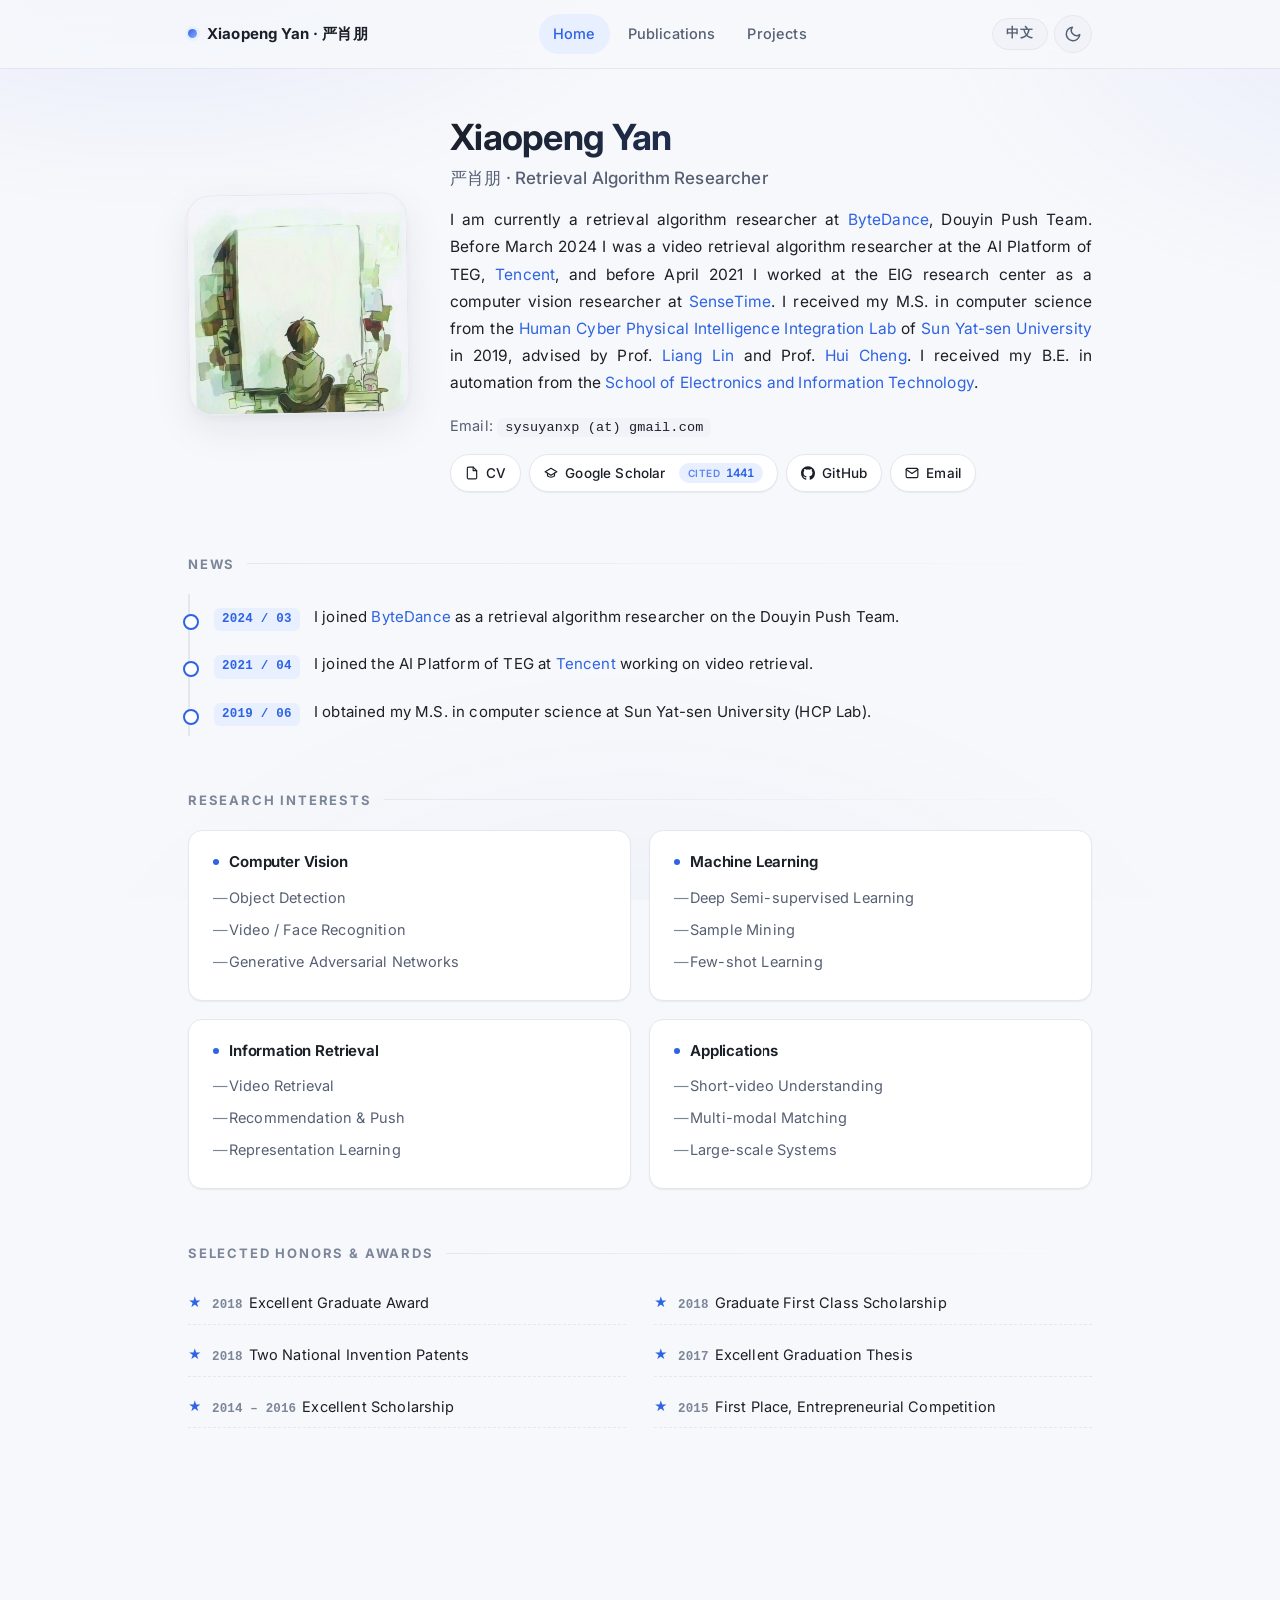
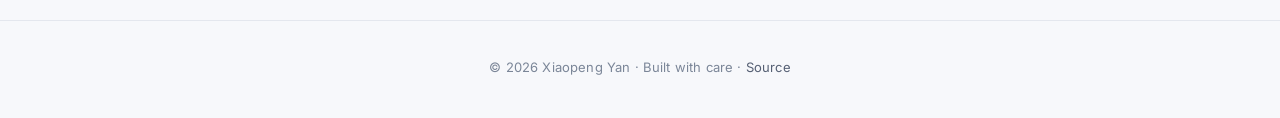
<file: index.html>
<!DOCTYPE html>
<html lang="en">
<head>
    <meta charset="utf-8">
    <meta http-equiv="X-UA-Compatible" content="IE=edge">
    <meta name="viewport" content="width=device-width, initial-scale=1, shrink-to-fit=no">
    <meta name="baidu-site-verification" content="codeva-Ey59HhZwY2">

    <title>Xiaopeng Yan (严肖朋) — Personal Homepage</title>
    <meta name="description" content="Xiaopeng Yan (严肖朋) — retrieval algorithm researcher at ByteDance. Computer vision, multi-modal retrieval, recommendation.">
    <meta name="keywords" content="严肖朋, Xiaopeng Yan, yanxp, yan xiaopeng, retrieval, computer vision, recommendation, ByteDance">
    <meta name="author" content="Xiaopeng Yan">
    <link rel="canonical" href="https://yanxp.github.io/">

    <!-- Open Graph -->
    <meta property="og:type" content="website">
    <meta property="og:site_name" content="Xiaopeng Yan">
    <meta property="og:title" content="Xiaopeng Yan (严肖朋) — Personal Homepage">
    <meta property="og:description" content="Retrieval algorithm researcher at ByteDance. Computer vision, multi-modal retrieval, recommendation.">
    <meta property="og:url" content="https://yanxp.github.io/">
    <meta property="og:image" content="https://yanxp.github.io/imgs/yanxp_pic_1.jpg">
    <meta property="og:locale" content="en_US">
    <meta property="og:locale:alternate" content="zh_CN">

    <!-- Twitter Card -->
    <meta name="twitter:card" content="summary_large_image">
    <meta name="twitter:title" content="Xiaopeng Yan (严肖朋)">
    <meta name="twitter:description" content="Retrieval algorithm researcher at ByteDance. Personal homepage.">
    <meta name="twitter:image" content="https://yanxp.github.io/imgs/yanxp_pic_1.jpg">

    <!-- Favicons -->
    <link rel="icon" type="image/svg+xml" href="./favicon.svg">
    <link rel="apple-touch-icon" href="./apple-touch-icon.svg">

    <!-- Theme color -->
    <meta name="theme-color" content="#2d63e4" media="(prefers-color-scheme: light)">
    <meta name="theme-color" content="#0f1117" media="(prefers-color-scheme: dark)">

    <link rel="preconnect" href="https://fonts.googleapis.com">
    <link rel="preconnect" href="https://fonts.gstatic.com" crossorigin>
    <link rel="stylesheet" href="https://fonts.googleapis.com/css2?family=Inter:wght@400;500;600;700&family=Source+Serif+4:wght@400;500;600&display=swap">
    <link rel="stylesheet" href="./assets/css/style.css">
    <script src="./assets/js/main.js"></script>

    <!-- Structured data: Person -->
    <script type="application/ld+json">
    {
        "@context": "https://schema.org",
        "@type": "Person",
        "name": "Xiaopeng Yan",
        "alternateName": "严肖朋",
        "url": "https://yanxp.github.io/",
        "image": "https://yanxp.github.io/imgs/yanxp_pic_1.jpg",
        "email": "mailto:sysuyanxp@gmail.com",
        "jobTitle": "Retrieval Algorithm Researcher",
        "worksFor": { "@type": "Organization", "name": "ByteDance" },
        "alumniOf": { "@type": "CollegeOrUniversity", "name": "Sun Yat-sen University" },
        "sameAs": [
            "https://github.com/yanxp",
            "https://scholar.google.com/citations?user=dwSBmqkAAAAJ"
        ]
    }
    </script>

    <!-- Analytics (Baidu — primary) -->
    <script>
        var _hmt = _hmt || [];
        (function () {
            var hm = document.createElement("script");
            hm.src = "https://hm.baidu.com/hm.js?98402e3a332476e31e16060029bd8945";
            var s = document.getElementsByTagName("script")[0];
            s.parentNode.insertBefore(hm, s);
        })();
    </script>
    <!--
      Optional privacy-friendly analytics that works globally.
      Sign up at https://www.goatcounter.com/ then uncomment:
      <script data-goatcounter="https://YOURCODE.goatcounter.com/count"
              async src="//gc.zgo.at/count.js"></script>
    -->
</head>
<body>
    <a class="skip-link" href="#main"><span data-lang-en>Skip to content</span><span data-lang-zh>跳到正文</span></a>

    <nav class="nav" aria-label="Primary">
        <div class="nav-inner">
            <a class="nav-brand" href="./index.html">
                <span class="dot" aria-hidden="true"></span>
                <span>Xiaopeng Yan · 严肖朋</span>
            </a>
            <ul class="nav-links">
                <li><a href="./index.html" class="active"><span data-lang-en>Home</span><span data-lang-zh>首页</span></a></li>
                <li><a href="./Publication.html"><span data-lang-en>Publications</span><span data-lang-zh>论文</span></a></li>
                <li><a href="./Project.html"><span data-lang-en>Projects</span><span data-lang-zh>项目</span></a></li>
            </ul>
            <div class="nav-right">
                <button class="lang-toggle" type="button" aria-label="Switch language" title="Language">中文</button>
                <button class="theme-toggle" type="button" aria-label="Toggle color theme" aria-pressed="false" title="Toggle theme">
                    <svg class="icon-moon" viewBox="0 0 24 24" fill="none" stroke="currentColor" stroke-width="2" stroke-linecap="round" stroke-linejoin="round" aria-hidden="true"><path d="M21 12.79A9 9 0 1 1 11.21 3 7 7 0 0 0 21 12.79z"/></svg>
                    <svg class="icon-sun" viewBox="0 0 24 24" fill="none" stroke="currentColor" stroke-width="2" stroke-linecap="round" stroke-linejoin="round" aria-hidden="true"><circle cx="12" cy="12" r="4"/><path d="M12 2v2M12 20v2M4.93 4.93l1.41 1.41M17.66 17.66l1.41 1.41M2 12h2M20 12h2M4.93 19.07l1.41-1.41M17.66 6.34l1.41-1.41"/></svg>
                </button>
            </div>
        </div>
    </nav>

    <main id="main">
        <!-- ================= Hero ================= -->
        <section class="hero" aria-label="Introduction">
            <img class="hero-avatar" src="./imgs/yanxp_pic_1.jpg" alt="Portrait of Xiaopeng Yan" width="220" height="220" fetchpriority="high">
            <div>
                <h1 class="hero-name">Xiaopeng Yan</h1>
                <div class="hero-subtitle">
                    <span data-lang-en>严肖朋 · Retrieval Algorithm Researcher</span>
                    <span data-lang-zh>严肖朋 · 检索算法研究员</span>
                </div>
                <p class="hero-bio" data-lang-en>
                    I am currently a retrieval algorithm researcher at <a href="https://www.bytedance.com/">ByteDance</a>,
                    Douyin Push Team. Before March 2024 I was a video retrieval algorithm researcher at the AI Platform
                    of TEG, <a href="https://www.tencent.com/">Tencent</a>, and before April 2021 I worked at the EIG
                    research center as a computer vision researcher at <a href="https://www.sensetime.com/">SenseTime</a>.
                    I received my M.S. in computer science from the
                    <a href="http://www.sysu-hcp.net/home/">Human Cyber Physical Intelligence Integration Lab</a>
                    of <a href="http://www.sysu.edu.cn">Sun Yat-sen University</a> in 2019, advised by
                    Prof. <a href="http://www.linliang.net/">Liang Lin</a> and
                    Prof. <a href="http://sdcs.sysu.edu.cn/content/2504">Hui Cheng</a>. I received my B.E.
                    in automation from the <a href="http://seit.sysu.edu.cn/">School of Electronics and Information Technology</a>.
                </p>
                <p class="hero-bio" data-lang-zh>
                    我目前是<a href="https://www.bytedance.com/">字节跳动</a>抖音推送团队的检索算法研究员。
                    2024 年 3 月以前，我在<a href="https://www.tencent.com/">腾讯</a> TEG AI 平台担任视频检索算法研究员；
                    2021 年 4 月以前，在<a href="https://www.sensetime.com/">商汤</a> EIG 研究中心担任计算机视觉研究员。
                    我于 2019 年在<a href="http://www.sysu.edu.cn">中山大学</a>
                    <a href="http://www.sysu-hcp.net/home/">人机物智能融合实验室 (HCP Lab)</a>获得计算机科学硕士学位，
                    师从<a href="http://www.linliang.net/">林倞</a>教授与<a href="http://sdcs.sysu.edu.cn/content/2504">成慧</a>教授；
                    本科毕业于<a href="http://seit.sysu.edu.cn/">电子与信息工程学院</a>自动化专业。
                </p>
                <p class="hero-meta">
                    <span data-lang-en>Email:</span><span data-lang-zh>邮箱：</span>
                    <code>sysuyanxp (at) gmail.com</code>
                </p>
                <div class="hero-links">
                    <a class="chip" href="./files/CV_XiaopengYan.pdf">
                        <svg viewBox="0 0 24 24" fill="none" stroke="currentColor" stroke-width="2" stroke-linecap="round" stroke-linejoin="round" aria-hidden="true"><path d="M14 2H6a2 2 0 0 0-2 2v16a2 2 0 0 0 2 2h12a2 2 0 0 0 2-2V8z"/><polyline points="14 2 14 8 20 8"/></svg>
                        CV
                    </a>
                    <a class="chip" href="https://scholar.google.com/citations?user=dwSBmqkAAAAJ&amp;hl=en">
                        <svg viewBox="0 0 24 24" fill="none" stroke="currentColor" stroke-width="2" stroke-linecap="round" stroke-linejoin="round" aria-hidden="true"><path d="M22 10L12 4 2 10l10 6 10-6z"/><path d="M6 12v5c3 3 9 3 12 0v-5"/></svg>
                        Google Scholar
                        <span class="scholar-badge" id="scholar-badge" data-scholar-badge hidden>
                            <span class="scholar-badge-label">cited</span>
                            <span class="scholar-badge-value" data-scholar="citations">—</span>
                        </span>
                    </a>
                    <a class="chip" href="https://github.com/yanxp">
                        <svg viewBox="0 0 24 24" fill="currentColor" aria-hidden="true"><path d="M12 .297c-6.63 0-12 5.373-12 12 0 5.303 3.438 9.8 8.205 11.385.6.113.82-.258.82-.577 0-.285-.01-1.04-.015-2.04-3.338.724-4.042-1.61-4.042-1.61-.546-1.387-1.333-1.756-1.333-1.756-1.09-.745.084-.729.084-.729 1.205.084 1.838 1.236 1.838 1.236 1.07 1.835 2.809 1.305 3.495.998.108-.776.417-1.305.76-1.605-2.665-.305-5.466-1.335-5.466-5.93 0-1.31.465-2.38 1.235-3.22-.135-.303-.54-1.523.105-3.176 0 0 1.005-.322 3.3 1.23.96-.267 1.98-.399 3-.405 1.02.006 2.04.138 3 .405 2.28-1.552 3.285-1.23 3.285-1.23.645 1.653.24 2.873.12 3.176.765.84 1.23 1.91 1.23 3.22 0 4.61-2.805 5.625-5.475 5.92.42.36.81 1.096.81 2.22 0 1.606-.015 2.896-.015 3.286 0 .315.21.69.825.57C20.565 22.092 24 17.592 24 12.297c0-6.627-5.373-12-12-12"/></svg>
                        GitHub
                    </a>
                    <a class="chip" href="mailto:sysuyanxp@gmail.com">
                        <svg viewBox="0 0 24 24" fill="none" stroke="currentColor" stroke-width="2" stroke-linecap="round" stroke-linejoin="round" aria-hidden="true"><path d="M4 4h16c1.1 0 2 .9 2 2v12c0 1.1-.9 2-2 2H4c-1.1 0-2-.9-2-2V6c0-1.1.9-2 2-2z"/><polyline points="22,6 12,13 2,6"/></svg>
                        Email
                    </a>
                </div>
            </div>
        </section>

        <!-- ================= News ================= -->
        <section class="section" aria-labelledby="news-title" id="news">
            <h2 class="section-title" id="news-title"><span data-lang-en>News</span><span data-lang-zh>动态</span></h2>
            <ul class="news">
                <li><span class="date">2024 / 03</span>
                    <span data-lang-en>I joined <a href="https://www.bytedance.com/">ByteDance</a> as a retrieval algorithm researcher on the Douyin Push Team.</span>
                    <span data-lang-zh>加入<a href="https://www.bytedance.com/">字节跳动</a>抖音推送团队，任检索算法研究员。</span>
                </li>
                <li><span class="date">2021 / 04</span>
                    <span data-lang-en>I joined the AI Platform of TEG at <a href="https://www.tencent.com/">Tencent</a> working on video retrieval.</span>
                    <span data-lang-zh>加入<a href="https://www.tencent.com/">腾讯</a> TEG AI 平台，方向为视频检索。</span>
                </li>
                <li><span class="date">2019 / 06</span>
                    <span data-lang-en>I obtained my M.S. in computer science at Sun Yat-sen University (HCP Lab).</span>
                    <span data-lang-zh>获得中山大学 HCP Lab 计算机科学硕士学位。</span>
                </li>
            </ul>
        </section>

        <!-- ================= Research Interests ================= -->
        <section class="section" aria-labelledby="interest-title">
            <h2 class="section-title" id="interest-title">
                <span data-lang-en>Research Interests</span><span data-lang-zh>研究兴趣</span>
            </h2>
            <div class="interests">
                <div class="interest-card">
                    <h3><span class="tag"></span><span data-lang-en>Computer Vision</span><span data-lang-zh>计算机视觉</span></h3>
                    <ul>
                        <li><span data-lang-en>Object Detection</span><span data-lang-zh>目标检测</span></li>
                        <li><span data-lang-en>Video / Face Recognition</span><span data-lang-zh>视频 / 人脸识别</span></li>
                        <li><span data-lang-en>Generative Adversarial Networks</span><span data-lang-zh>生成对抗网络</span></li>
                    </ul>
                </div>
                <div class="interest-card">
                    <h3><span class="tag"></span><span data-lang-en>Machine Learning</span><span data-lang-zh>机器学习</span></h3>
                    <ul>
                        <li><span data-lang-en>Deep Semi-supervised Learning</span><span data-lang-zh>深度半监督学习</span></li>
                        <li><span data-lang-en>Sample Mining</span><span data-lang-zh>样本挖掘</span></li>
                        <li><span data-lang-en>Few-shot Learning</span><span data-lang-zh>少样本学习</span></li>
                    </ul>
                </div>
                <div class="interest-card">
                    <h3><span class="tag"></span><span data-lang-en>Information Retrieval</span><span data-lang-zh>信息检索</span></h3>
                    <ul>
                        <li><span data-lang-en>Video Retrieval</span><span data-lang-zh>视频检索</span></li>
                        <li><span data-lang-en>Recommendation &amp; Push</span><span data-lang-zh>推荐与推送</span></li>
                        <li><span data-lang-en>Representation Learning</span><span data-lang-zh>表征学习</span></li>
                    </ul>
                </div>
                <div class="interest-card">
                    <h3><span class="tag"></span><span data-lang-en>Applications</span><span data-lang-zh>应用方向</span></h3>
                    <ul>
                        <li><span data-lang-en>Short-video Understanding</span><span data-lang-zh>短视频理解</span></li>
                        <li><span data-lang-en>Multi-modal Matching</span><span data-lang-zh>多模态匹配</span></li>
                        <li><span data-lang-en>Large-scale Systems</span><span data-lang-zh>大规模系统</span></li>
                    </ul>
                </div>
            </div>
        </section>

        <!-- ================= Honors ================= -->
        <section class="section" aria-labelledby="honors-title">
            <h2 class="section-title" id="honors-title">
                <span data-lang-en>Selected Honors &amp; Awards</span><span data-lang-zh>荣誉与奖项</span>
            </h2>
            <ul class="awards">
                <li><span class="year">2018</span><span data-lang-en>Excellent Graduate Award</span><span data-lang-zh>优秀毕业生</span></li>
                <li><span class="year">2018</span><span data-lang-en>Graduate First Class Scholarship</span><span data-lang-zh>研究生一等奖学金</span></li>
                <li><span class="year">2018</span><span data-lang-en>Two National Invention Patents</span><span data-lang-zh>两项国家发明专利</span></li>
                <li><span class="year">2017</span><span data-lang-en>Excellent Graduation Thesis</span><span data-lang-zh>优秀毕业论文</span></li>
                <li><span class="year">2014 – 2016</span><span data-lang-en>Excellent Scholarship</span><span data-lang-zh>优秀奖学金</span></li>
                <li><span class="year">2015</span><span data-lang-en>First Place, Entrepreneurial Competition</span><span data-lang-zh>创业大赛一等奖</span></li>
            </ul>
        </section>
    </main>

    <footer>
        © <span id="year">2024</span> Xiaopeng Yan · Built with care ·
        <a href="https://github.com/yanxp/yanxp.github.io">Source</a>
        <span class="visit-stats" id="busuanzi_container_site_uv" style="display:none">
            · <span data-lang-en>Unique visitors:</span><span data-lang-zh>独立访客：</span>
            <span id="busuanzi_value_site_uv"></span>
        </span>
        <span class="visit-stats" id="busuanzi_container_site_pv" style="display:none">
            · <span data-lang-en>Total views:</span><span data-lang-zh>总访问量：</span>
            <span id="busuanzi_value_site_pv"></span>
        </span>
    </footer>
    <script async src="https://busuanzi.ibruce.info/busuanzi/2.3/busuanzi.pure.mini.js"></script>
</body>
</html>
</file>
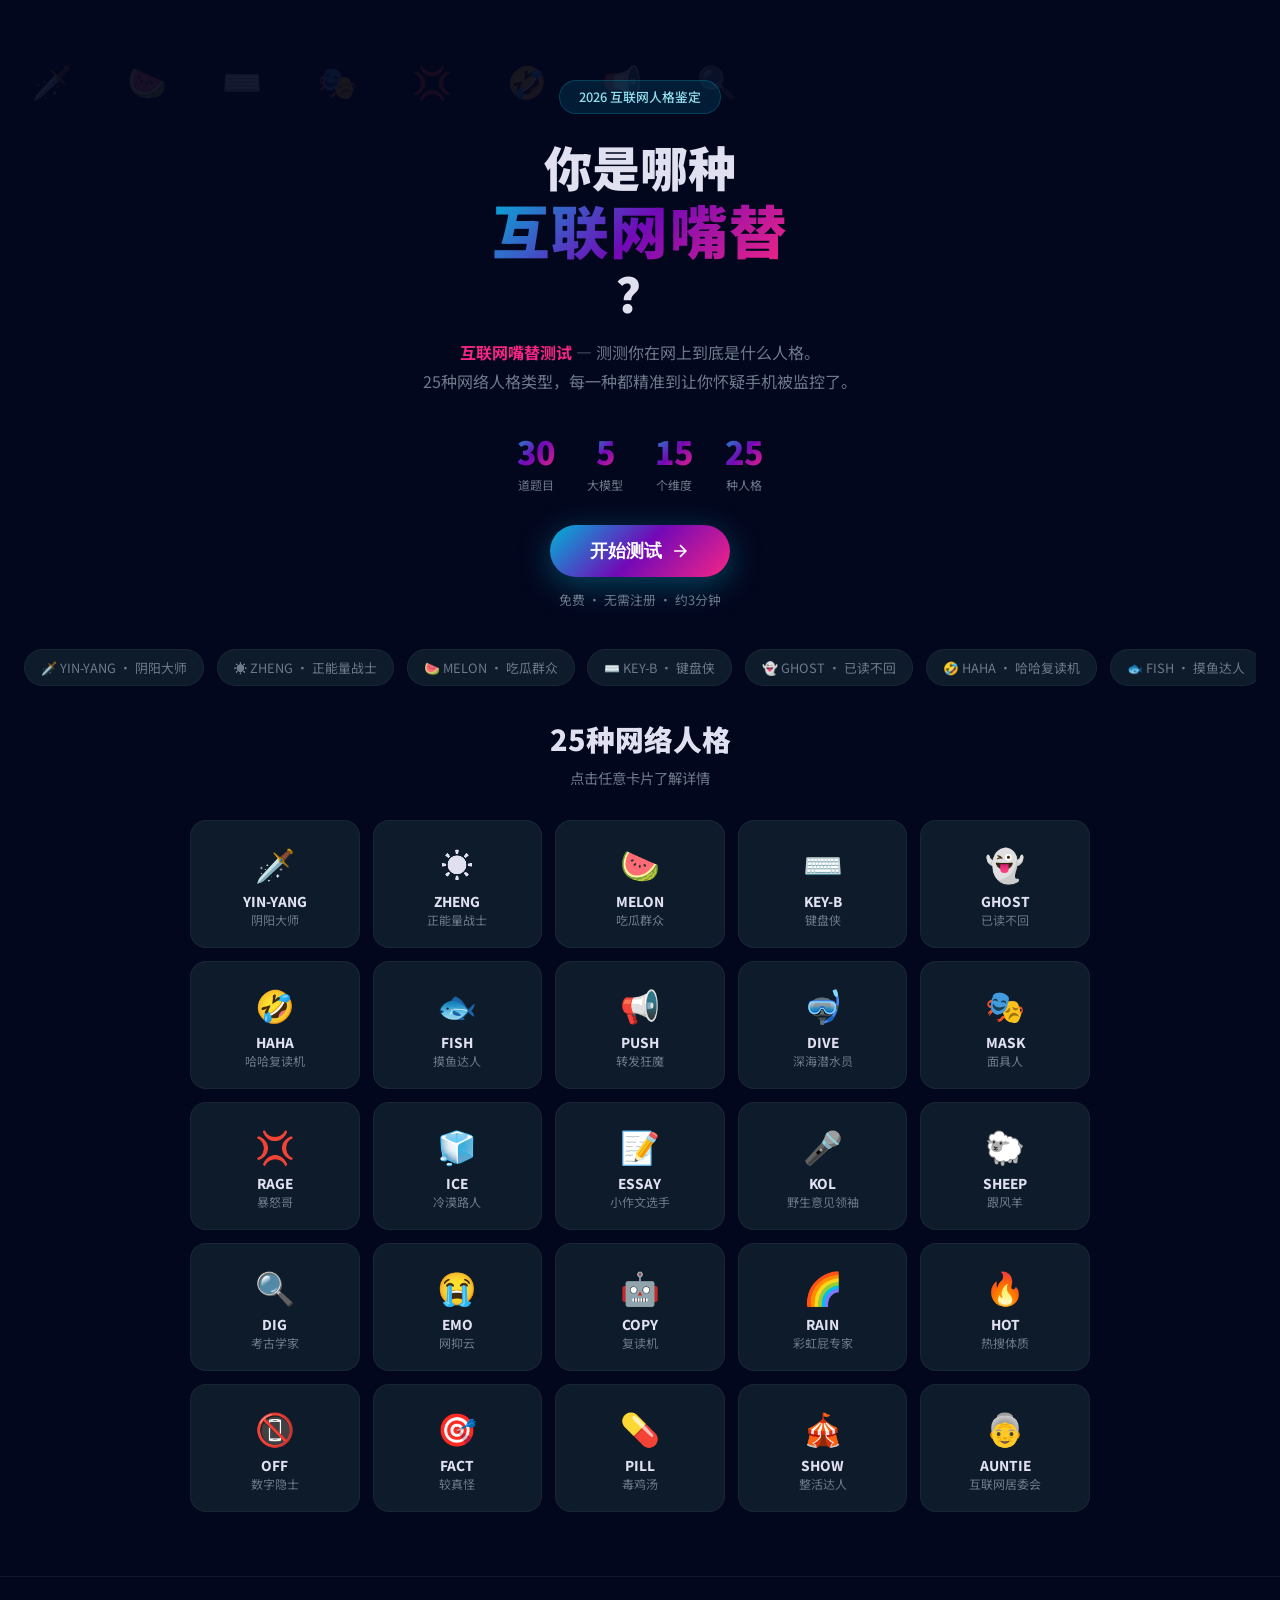
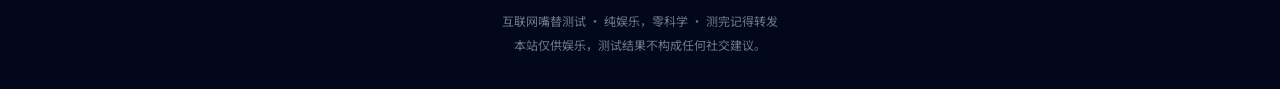
<file: mouthpiece/index.html>
<!DOCTYPE html>
<html lang="zh-CN">
<head>
  <meta charset="UTF-8">
  <meta name="viewport" content="width=device-width, initial-scale=1.0">
  <title>互联网嘴替测试 — 你是哪种网络人格？</title>
  <meta name="description" content="互联网嘴替测试：30道题测出你的网络人格类型。阴阳大师？键盘侠？吃瓜群众？还是已读不回？">
  <meta property="og:title" content="互联网嘴替测试 — 你是哪种网络人格？">
  <meta property="og:description" content="25种网络人格类型，30道互联网场景题，测测你在网上到底是什么人。">
  <link rel="preconnect" href="https://fonts.googleapis.com">
  <link href="https://fonts.googleapis.com/css2?family=Noto+Sans+SC:wght@400;500;700;900&display=swap" rel="stylesheet">
  <link rel="stylesheet" href="css/style.css">
</head>
<body>

  <!-- ===== Landing Page ===== -->
  <section id="landing" class="page active">
    <div class="floating-emojis" aria-hidden="true">🗡️ 🍉 ⌨️ 🎭 💢 🤣 📢 🔍</div>

    <div class="hero">
      <span class="badge">2026 互联网人格鉴定</span>
      <h1>你是哪种<br><span class="gradient-text">互联网嘴替</span><br>？</h1>
      <p class="subtitle">
        <strong class="accent">互联网嘴替测试</strong>
        — 测测你在网上到底是什么人格。<br>
        25种网络人格类型，每一种都精准到让你怀疑手机被监控了。
      </p>

      <div class="stats">
        <div class="stat"><span class="stat-num">30</span><span class="stat-label">道题目</span></div>
        <div class="stat"><span class="stat-num">5</span><span class="stat-label">大模型</span></div>
        <div class="stat"><span class="stat-num">15</span><span class="stat-label">个维度</span></div>
        <div class="stat"><span class="stat-num">25</span><span class="stat-label">种人格</span></div>
      </div>

      <button class="btn-primary" onclick="startQuiz()">开始测试 <svg width="20" height="20" viewBox="0 0 24 24" fill="none" stroke="currentColor" stroke-width="2"><path d="M5 12h14M12 5l7 7-7 7"/></svg></button>
      <span class="note">免费 · 无需注册 · 约3分钟</span>

      <div class="scroll-ticker" aria-hidden="true">
        <div class="ticker-track">
          <span>🗡️ YIN-YANG · 阴阳大师</span><span>☀️ ZHENG · 正能量战士</span>
          <span>🍉 MELON · 吃瓜群众</span><span>⌨️ KEY-B · 键盘侠</span>
          <span>👻 GHOST · 已读不回</span><span>🤣 HAHA · 哈哈复读机</span>
          <span>🐟 FISH · 摸鱼达人</span><span>📢 PUSH · 转发狂魔</span>
          <span>🤿 DIVE · 深海潜水员</span><span>🎭 MASK · 面具人</span>
          <span>💢 RAGE · 暴怒哥</span><span>🧊 ICE · 冷漠路人</span>
          <span>📝 ESSAY · 小作文选手</span><span>🎤 KOL · 野生意见领袖</span>
          <span>🗡️ YIN-YANG · 阴阳大师</span><span>☀️ ZHENG · 正能量战士</span>
          <span>🍉 MELON · 吃瓜群众</span><span>⌨️ KEY-B · 键盘侠</span>
          <span>👻 GHOST · 已读不回</span><span>🤣 HAHA · 哈哈复读机</span>
          <span>🐟 FISH · 摸鱼达人</span><span>📢 PUSH · 转发狂魔</span>
          <span>🤿 DIVE · 深海潜水员</span><span>🎭 MASK · 面具人</span>
          <span>💢 RAGE · 暴怒哥</span><span>🧊 ICE · 冷漠路人</span>
          <span>📝 ESSAY · 小作文选手</span><span>🎤 KOL · 野生意见领袖</span>
        </div>
      </div>
    </div>

    <div class="types-section">
      <h2>25种网络人格</h2>
      <p class="section-sub">点击任意卡片了解详情</p>
      <div class="types-grid" id="typesGrid"></div>
    </div>

    <footer>
      <p>互联网嘴替测试 · 纯娱乐，零科学 · 测完记得转发</p>
      <p class="footer-note">本站仅供娱乐，测试结果不构成任何社交建议。</p>
    </footer>
  </section>

  <!-- ===== Quiz Page ===== -->
  <section id="quiz" class="page">
    <div class="quiz-header">
      <button class="btn-back" onclick="goHome()"><svg width="20" height="20" viewBox="0 0 24 24" fill="none" stroke="currentColor" stroke-width="2"><path d="M19 12H5M12 19l-7-7 7-7"/></svg></button>
      <span id="progressText" class="progress-text">1 / 30</span>
    </div>
    <div class="progress-bar"><div class="progress-fill" id="progressFill"></div></div>

    <div id="questionArea" class="question-area">
      <span class="model-badge" id="questionModel"></span>
      <h2 id="questionText"></h2>
      <div id="optionsList" class="options-list"></div>
    </div>
  </section>

  <!-- ===== Loading Page ===== -->
  <section id="loading" class="page">
    <div class="loading-wrap">
      <div class="loading-emoji" id="loadingEmoji">🗡️</div>
      <div class="loading-spinner"></div>
      <p class="loading-text">正在分析你的网络人格...</p>
      <p class="loading-sub" id="loadingSub">扫描互联网DNA中...</p>
    </div>
  </section>

  <!-- ===== Result Page ===== -->
  <section id="result" class="page">
    <div class="result-card">
      <span class="result-label">你的网络人格类型</span>
      <div class="result-emoji" id="resultEmoji"></div>
      <h1 class="result-code" id="resultCode"></h1>
      <h2 class="result-name" id="resultName"></h2>
      <p class="result-tagline" id="resultTagline"></p>
      <div class="result-divider"></div>
      <p class="result-desc" id="resultDesc"></p>
      <div class="result-traits" id="resultTraits"></div>
    </div>

    <div class="dim-section">
      <h3>15维度分析</h3>
      <div class="dim-grid" id="dimGrid"></div>
    </div>

    <div class="result-actions">
      <button class="btn-share" onclick="shareResult()"><svg width="18" height="18" viewBox="0 0 24 24" fill="none" stroke="currentColor" stroke-width="2"><path d="M4 12v8a2 2 0 002 2h12a2 2 0 002-2v-8M16 6l-4-4-4 4M12 2v13"/></svg> 分享结果</button>
      <button class="btn-secondary" onclick="startQuiz()"><svg width="18" height="18" viewBox="0 0 24 24" fill="none" stroke="currentColor" stroke-width="2"><path d="M1 4v6h6M23 20v-6h-6"/><path d="M20.49 9A9 9 0 005.64 5.64L1 10m22 4l-4.64 4.36A9 9 0 013.51 15"/></svg> 重新测试</button>
      <button class="btn-ghost" onclick="goHome()"><svg width="18" height="18" viewBox="0 0 24 24" fill="none" stroke="currentColor" stroke-width="2"><path d="M3 9l9-7 9 7v11a2 2 0 01-2 2H5a2 2 0 01-2-2z"/></svg> 返回首页</button>
    </div>
  </section>

  <script src="js/types.js"></script>
  <script src="js/questions.js"></script>
  <script src="js/quiz.js"></script>
</body>
</html>
</file>
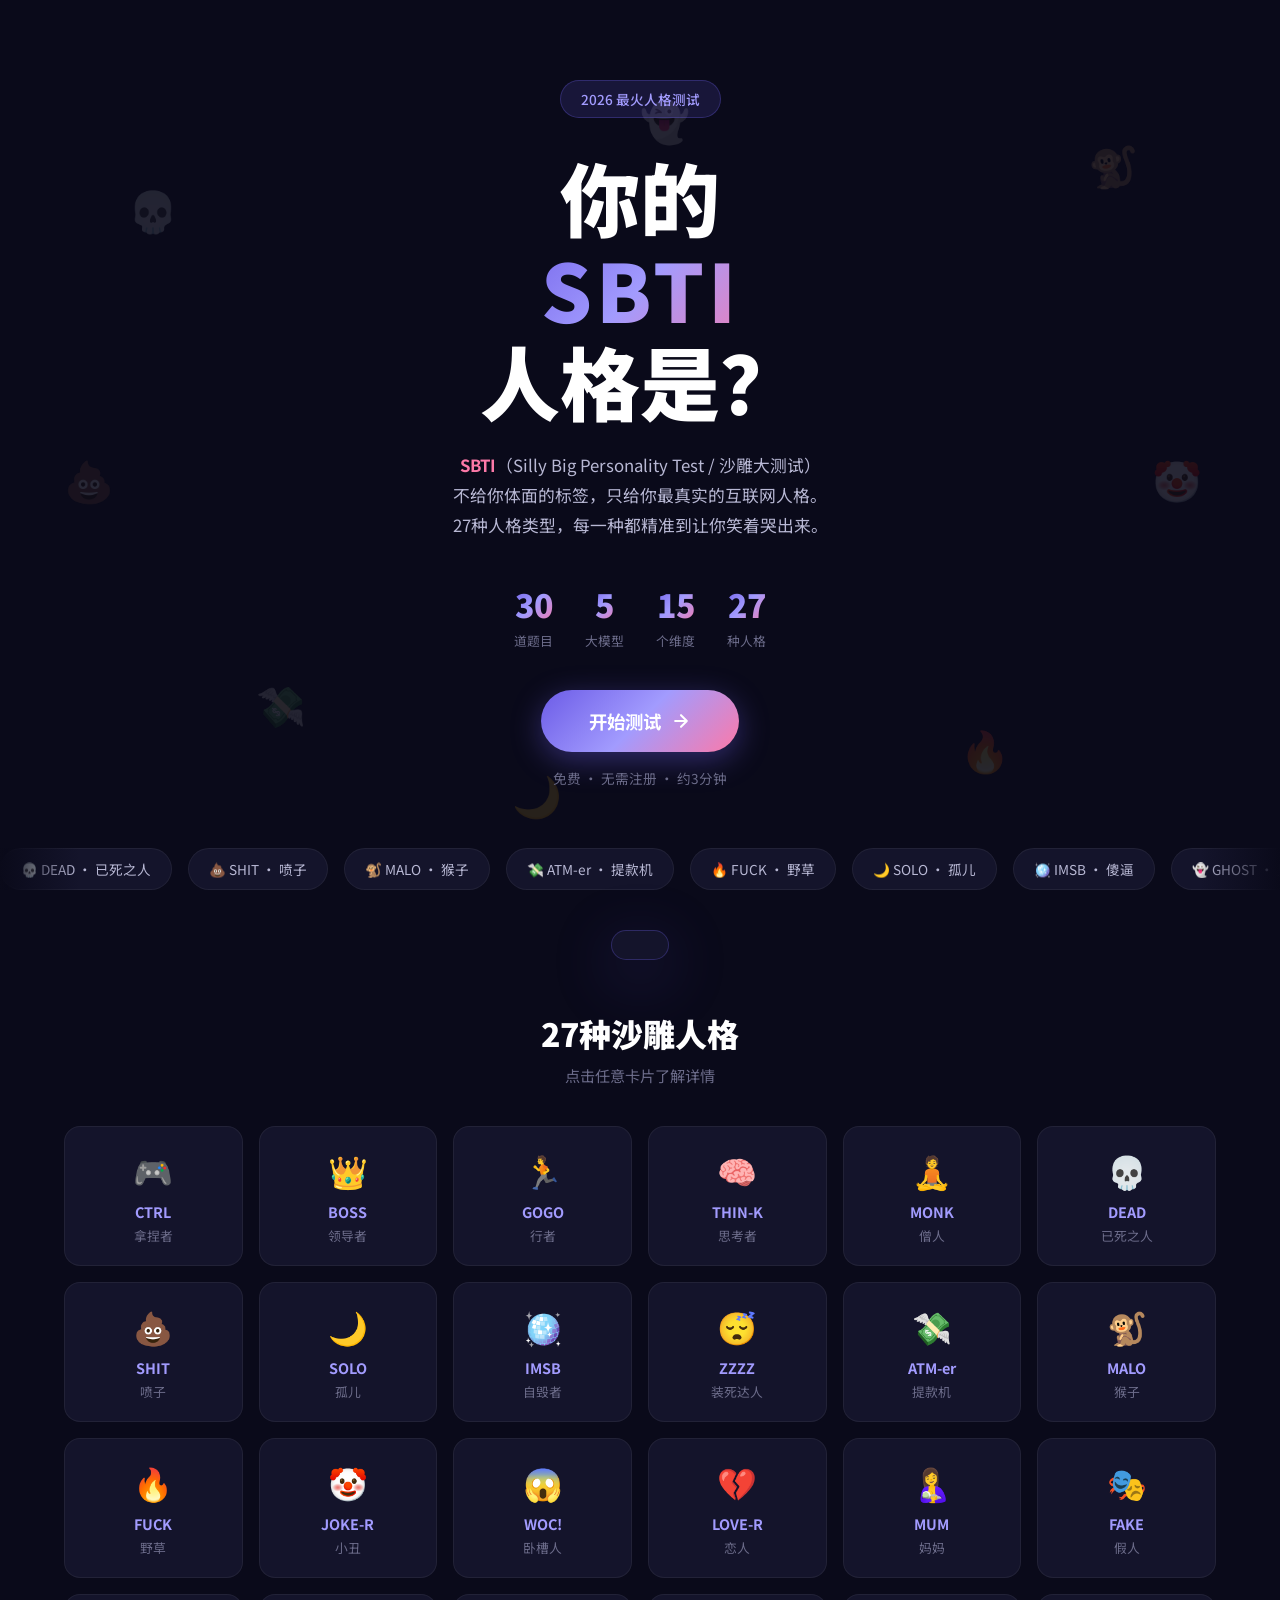
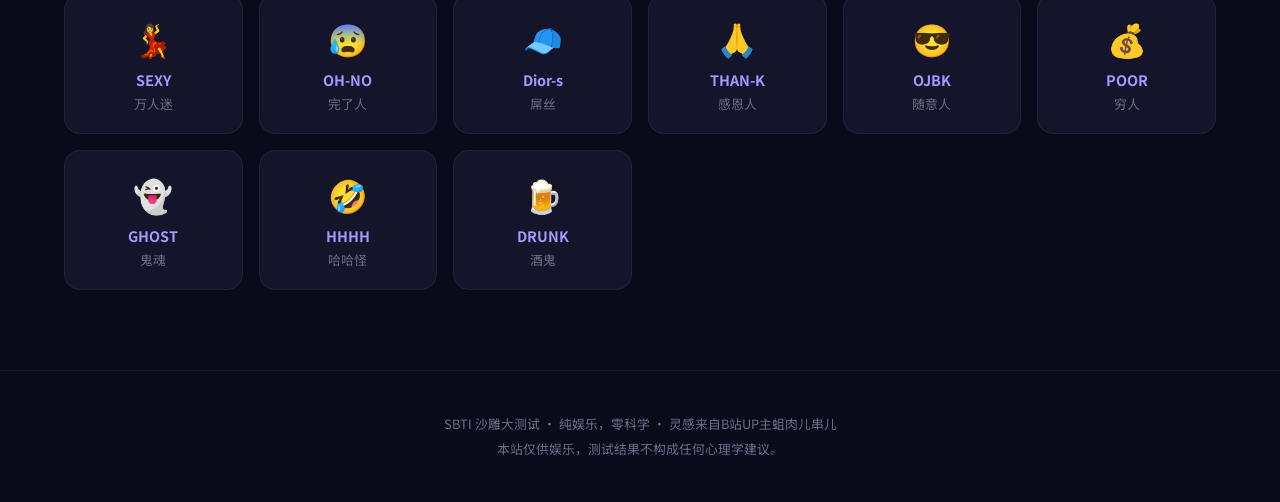
<file: sbti/index.html>
<!DOCTYPE html>
<html lang="zh-CN">
<head>
  <meta charset="UTF-8">
  <meta name="viewport" content="width=device-width, initial-scale=1.0">
  <title>SBTI 人格测试 — 沙雕大测试</title>
  <meta name="description" content="SBTI 沙雕大人格测试 — 2026年最火的人格测试！30道题，27种人格类型，60秒出结果。免费、无需注册。">
  <meta property="og:title" content="SBTI 人格测试 — 测测你是哪种沙雕人格">
  <meta property="og:description" content="27种人格类型，30道荒诞问题，找到你最真实的互联网人格。">
  <meta property="og:type" content="website">
  <link rel="preconnect" href="https://fonts.googleapis.com">
  <link rel="preconnect" href="https://fonts.gstatic.com" crossorigin>
  <link href="https://fonts.googleapis.com/css2?family=Noto+Sans+SC:wght@300;400;500;700;900&display=swap" rel="stylesheet">
  <link rel="stylesheet" href="css/style.css">
</head>
<body>
  <!-- ========== LANDING PAGE ========== -->
  <section id="landing" class="page active">
    <div class="landing-bg">
      <div class="floating-emoji" style="--delay:0s;--x:10%;--y:20%">💀</div>
      <div class="floating-emoji" style="--delay:1s;--x:85%;--y:15%">🐒</div>
      <div class="floating-emoji" style="--delay:2s;--x:20%;--y:75%">💸</div>
      <div class="floating-emoji" style="--delay:3s;--x:75%;--y:80%">🔥</div>
      <div class="floating-emoji" style="--delay:4s;--x:50%;--y:10%">👻</div>
      <div class="floating-emoji" style="--delay:5s;--x:90%;--y:50%">🤡</div>
      <div class="floating-emoji" style="--delay:6s;--x:5%;--y:50%">💩</div>
      <div class="floating-emoji" style="--delay:7s;--x:40%;--y:85%">🌙</div>
    </div>
    <div class="landing-content">
      <div class="badge">2026 最火人格测试</div>
      <h1 class="landing-title">
        <span class="title-line">你的</span>
        <span class="title-line gradient-text">SBTI</span>
        <span class="title-line">人格是？</span>
      </h1>
      <p class="landing-subtitle">
        <strong>SBTI</strong>（Silly Big Personality Test / 沙雕大测试）<br>
        不给你体面的标签，只给你最真实的互联网人格。<br>
        27种人格类型，每一种都精准到让你笑着哭出来。
      </p>
      <div class="stats-row">
        <div class="stat-item">
          <span class="stat-num">30</span>
          <span class="stat-label">道题目</span>
        </div>
        <div class="stat-item">
          <span class="stat-num">5</span>
          <span class="stat-label">大模型</span>
        </div>
        <div class="stat-item">
          <span class="stat-num">15</span>
          <span class="stat-label">个维度</span>
        </div>
        <div class="stat-item">
          <span class="stat-num">27</span>
          <span class="stat-label">种人格</span>
        </div>
      </div>
      <button class="btn-start" onclick="startQuiz()">
        开始测试
        <svg width="20" height="20" viewBox="0 0 24 24" fill="none" stroke="currentColor" stroke-width="2.5" stroke-linecap="round" stroke-linejoin="round"><path d="M5 12h14M12 5l7 7-7 7"/></svg>
      </button>
      <p class="landing-note">免费 · 无需注册 · 约3分钟</p>

      <div class="type-scroll">
        <div class="type-scroll-track">
          <span class="scroll-tag">💀 DEAD · 已死之人</span>
          <span class="scroll-tag">💩 SHIT · 喷子</span>
          <span class="scroll-tag">🐒 MALO · 猴子</span>
          <span class="scroll-tag">💸 ATM-er · 提款机</span>
          <span class="scroll-tag">🔥 FUCK · 野草</span>
          <span class="scroll-tag">🌙 SOLO · 孤儿</span>
          <span class="scroll-tag">🪩 IMSB · 傻逼</span>
          <span class="scroll-tag">👻 GHOST · 鬼魂</span>
          <span class="scroll-tag">🎮 CTRL · 拿捏者</span>
          <span class="scroll-tag">👑 BOSS · 领导者</span>
          <span class="scroll-tag">🤡 JOKE-R · 小丑</span>
          <span class="scroll-tag">💔 LOVE-R · 恋人</span>
          <span class="scroll-tag">😴 ZZZZ · 装死</span>
          <span class="scroll-tag">🧘 MONK · 僧人</span>
          <span class="scroll-tag">💀 DEAD · 已死之人</span>
          <span class="scroll-tag">💩 SHIT · 喷子</span>
          <span class="scroll-tag">🐒 MALO · 猴子</span>
          <span class="scroll-tag">💸 ATM-er · 提款机</span>
          <span class="scroll-tag">🔥 FUCK · 野草</span>
          <span class="scroll-tag">🌙 SOLO · 孤儿</span>
          <span class="scroll-tag">🪩 IMSB · 傻逼</span>
          <span class="scroll-tag">👻 GHOST · 鬼魂</span>
          <span class="scroll-tag">🎮 CTRL · 拿捏者</span>
          <span class="scroll-tag">👑 BOSS · 领导者</span>
          <span class="scroll-tag">🤡 JOKE-R · 小丑</span>
          <span class="scroll-tag">💔 LOVE-R · 恋人</span>
          <span class="scroll-tag">😴 ZZZZ · 装死</span>
          <span class="scroll-tag">🧘 MONK · 僧人</span>
        </div>
      </div>
    </div>

    <!-- Types Preview -->
    <div class="types-preview">
      <h2 class="section-title">27种沙雕人格</h2>
      <p class="section-sub">点击任意卡片了解详情</p>
      <div class="types-grid" id="typesGrid"></div>
    </div>

    <footer class="landing-footer">
      <p>SBTI 沙雕大测试 · 纯娱乐，零科学 · 灵感来自B站UP主蛆肉儿串儿</p>
      <p>本站仅供娱乐，测试结果不构成任何心理学建议。</p>
    </footer>
  </section>

  <!-- ========== QUIZ PAGE ========== -->
  <section id="quiz" class="page">
    <div class="quiz-container">
      <div class="quiz-header">
        <button class="btn-back" onclick="goHome()">
          <svg width="20" height="20" viewBox="0 0 24 24" fill="none" stroke="currentColor" stroke-width="2.5" stroke-linecap="round" stroke-linejoin="round"><path d="M19 12H5M12 19l-7-7 7-7"/></svg>
        </button>
        <div class="progress-info">
          <span id="progressText">1 / 30</span>
        </div>
      </div>
      <div class="progress-bar">
        <div class="progress-fill" id="progressFill"></div>
      </div>

      <div class="question-area" id="questionArea">
        <div class="question-model" id="questionModel"></div>
        <h2 class="question-text" id="questionText"></h2>
        <div class="options-list" id="optionsList"></div>
      </div>
    </div>
  </section>

  <!-- ========== LOADING PAGE ========== -->
  <section id="loading" class="page">
    <div class="loading-container">
      <div class="loading-spinner">
        <div class="spinner-ring"></div>
        <div class="spinner-emoji" id="loadingEmoji">🔮</div>
      </div>
      <h2 class="loading-text">正在分析你的沙雕人格...</h2>
      <p class="loading-sub" id="loadingSub">计算15个维度中...</p>
    </div>
  </section>

  <!-- ========== RESULT PAGE ========== -->
  <section id="result" class="page">
    <div class="result-container">
      <div class="result-card" id="resultCard">
        <div class="result-badge">你的SBTI人格类型</div>
        <div class="result-emoji" id="resultEmoji"></div>
        <h1 class="result-code" id="resultCode"></h1>
        <h2 class="result-name" id="resultName"></h2>
        <p class="result-tagline" id="resultTagline"></p>
        <div class="result-divider"></div>
        <p class="result-desc" id="resultDesc"></p>
        <div class="result-traits" id="resultTraits"></div>
      </div>

      <div class="dimension-section">
        <h3 class="dim-title">15维度分析</h3>
        <div class="dimension-grid" id="dimensionGrid"></div>
      </div>

      <div class="result-actions">
        <button class="btn-share" onclick="shareResult()">
          <svg width="18" height="18" viewBox="0 0 24 24" fill="none" stroke="currentColor" stroke-width="2" stroke-linecap="round" stroke-linejoin="round"><circle cx="18" cy="5" r="3"/><circle cx="6" cy="12" r="3"/><circle cx="18" cy="19" r="3"/><line x1="8.59" y1="13.51" x2="15.42" y2="17.49"/><line x1="15.41" y1="6.51" x2="8.59" y2="10.49"/></svg>
          分享结果
        </button>
        <button class="btn-retry" onclick="retakeQuiz()">
          <svg width="18" height="18" viewBox="0 0 24 24" fill="none" stroke="currentColor" stroke-width="2" stroke-linecap="round" stroke-linejoin="round"><polyline points="23 4 23 10 17 10"/><path d="M20.49 15a9 9 0 1 1-2.12-9.36L23 10"/></svg>
          重新测试
        </button>
        <button class="btn-home" onclick="goHome()">
          <svg width="18" height="18" viewBox="0 0 24 24" fill="none" stroke="currentColor" stroke-width="2" stroke-linecap="round" stroke-linejoin="round"><path d="M3 9l9-7 9 7v11a2 2 0 0 1-2 2H5a2 2 0 0 1-2-2z"/><polyline points="9 22 9 12 15 12 15 22"/></svg>
          返回首页
        </button>
      </div>
    </div>
  </section>

  <!-- Toast -->
  <div class="toast" id="toast"></div>

  <script src="js/types.js"></script>
  <script src="js/questions.js"></script>
  <script src="js/quiz.js"></script>
</body>
</html>
</file>
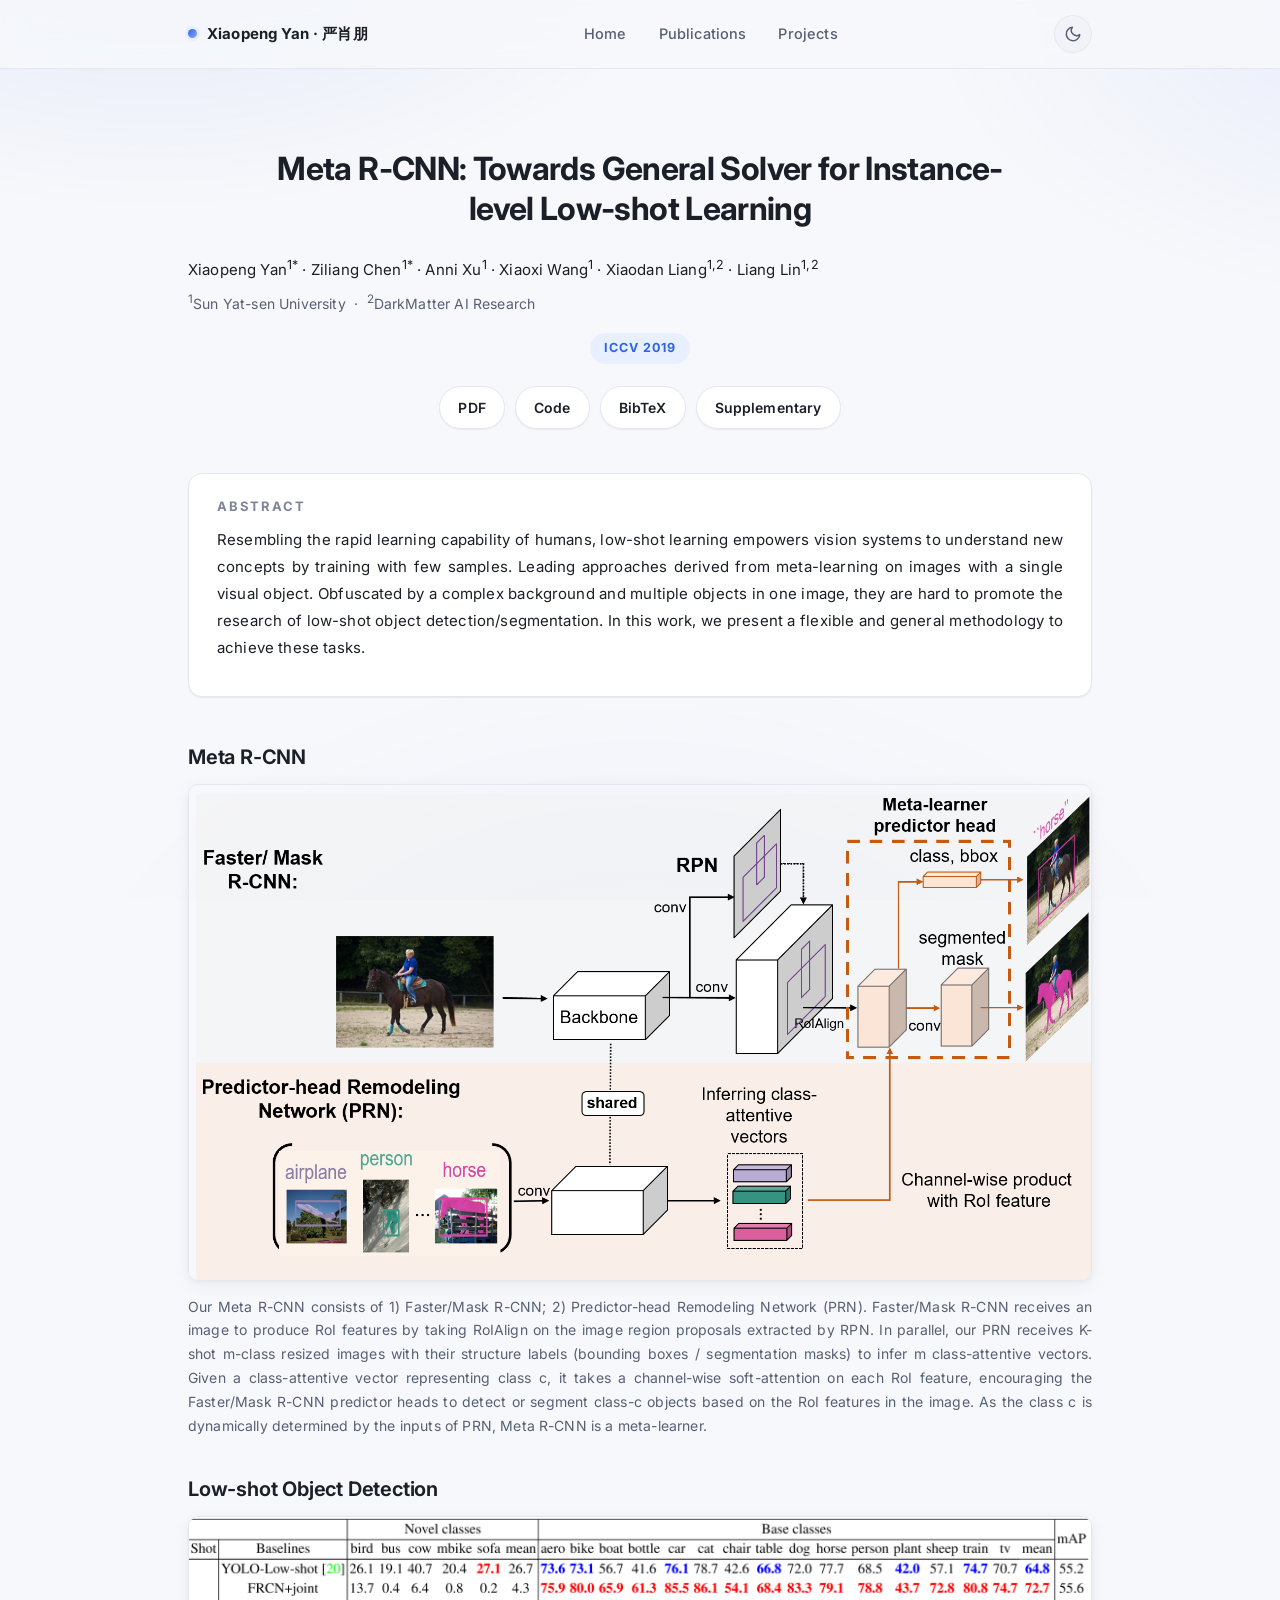
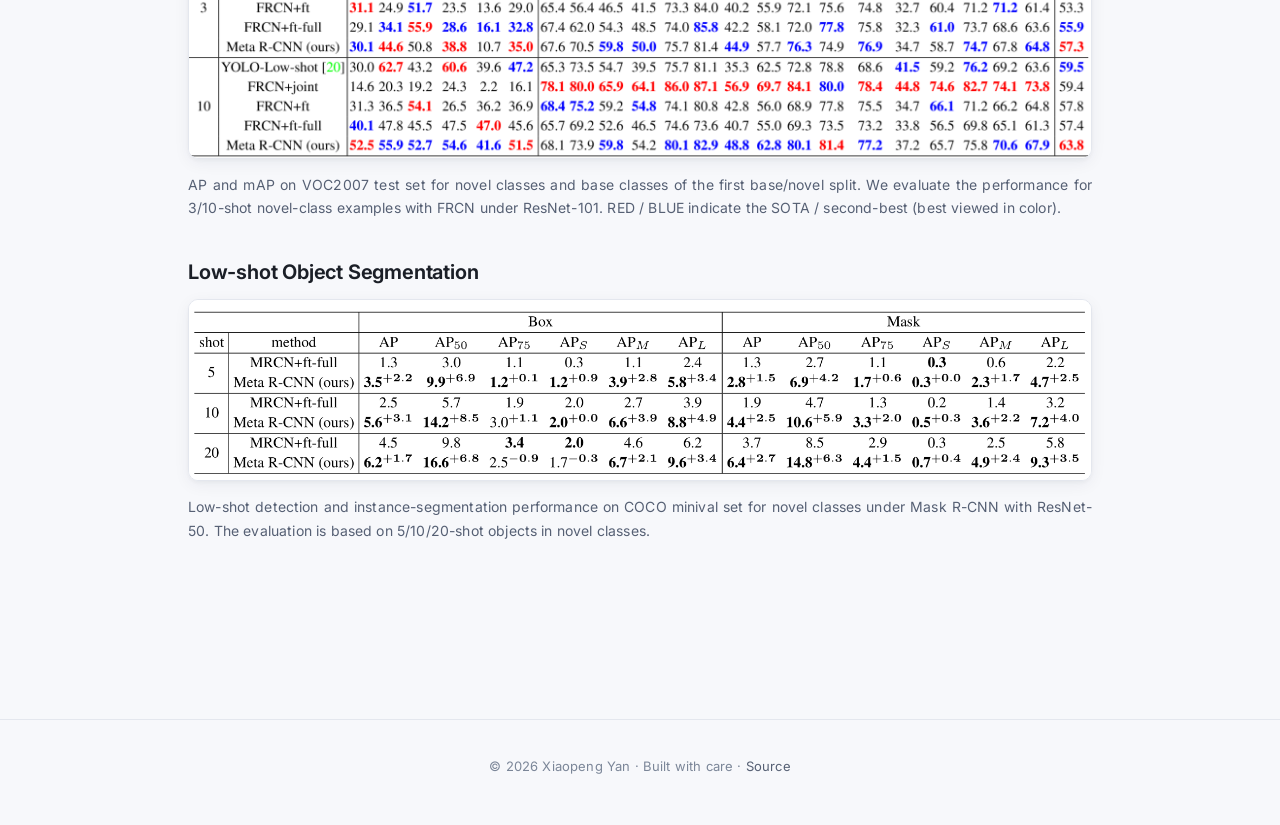
<file: metarcnn.html>
<!DOCTYPE html>
<html lang="en">
<head>
    <meta charset="utf-8">
    <meta http-equiv="X-UA-Compatible" content="IE=edge">
    <meta name="viewport" content="width=device-width, initial-scale=1, shrink-to-fit=no">
    <title>Meta R-CNN — Xiaopeng Yan</title>
    <meta name="description" content="Meta R-CNN: Towards General Solver for Instance-level Low-shot Learning (ICCV 2019).">
    <meta name="keywords" content="Meta R-CNN, metarcnn, ICCV 2019, low-shot learning, object detection, Xiaopeng Yan">
    <meta name="author" content="Xiaopeng Yan">
    <link rel="canonical" href="https://yanxp.github.io/metarcnn.html">

    <meta property="og:type" content="article">
    <meta property="og:site_name" content="Xiaopeng Yan">
    <meta property="og:title" content="Meta R-CNN: Towards General Solver for Instance-level Low-shot Learning">
    <meta property="og:description" content="Meta R-CNN: ICCV 2019 paper on low-shot object detection and segmentation.">
    <meta property="og:url" content="https://yanxp.github.io/metarcnn.html">
    <meta property="og:image" content="https://yanxp.github.io/resources/images/mrcnn.png">

    <meta name="twitter:card" content="summary_large_image">
    <meta name="twitter:title" content="Meta R-CNN — ICCV 2019">
    <meta name="twitter:description" content="Meta R-CNN: Towards General Solver for Instance-level Low-shot Learning.">
    <meta name="twitter:image" content="https://yanxp.github.io/resources/images/mrcnn.png">

    <link rel="icon" type="image/svg+xml" href="./favicon.svg">
    <link rel="apple-touch-icon" href="./apple-touch-icon.svg">
    <meta name="theme-color" content="#2d63e4" media="(prefers-color-scheme: light)">
    <meta name="theme-color" content="#0f1117" media="(prefers-color-scheme: dark)">

    <script type="application/ld+json">
    {
        "@context": "https://schema.org",
        "@type": "ScholarlyArticle",
        "headline": "Meta R-CNN: Towards General Solver for Instance-level Low-shot Learning",
        "author": [
            {"@type": "Person", "name": "Xiaopeng Yan"},
            {"@type": "Person", "name": "Ziliang Chen"},
            {"@type": "Person", "name": "Anni Xu"},
            {"@type": "Person", "name": "Xiaoxi Wang"},
            {"@type": "Person", "name": "Xiaodan Liang"},
            {"@type": "Person", "name": "Liang Lin"}
        ],
        "datePublished": "2019",
        "publisher": "ICCV",
        "url": "https://yanxp.github.io/metarcnn.html",
        "sameAs": "https://arxiv.org/abs/1909.13032"
    }
    </script>

    <link rel="preconnect" href="https://fonts.googleapis.com">
    <link rel="preconnect" href="https://fonts.gstatic.com" crossorigin>
    <link rel="stylesheet" href="https://fonts.googleapis.com/css2?family=Inter:wght@400;500;600;700&family=Source+Serif+4:wght@400;500;600&display=swap">
    <link rel="stylesheet" href="./assets/css/style.css">
    <script src="./assets/js/main.js"></script>
    <style>
        .paper-hero {
            text-align: center;
            padding: 32px 0 8px;
        }
        .paper-title {
            font-size: 32px;
            font-weight: 700;
            letter-spacing: -0.02em;
            line-height: 1.25;
            max-width: 760px;
            margin: 0 auto 24px;
        }
        .paper-authors {
            color: var(--fg);
            font-size: 15px;
            line-height: 1.9;
            margin-bottom: 6px;
        }
        .paper-authors a { color: var(--fg); }
        .paper-authors a:hover { color: var(--accent); }
        .paper-affil {
            color: var(--fg-muted);
            font-size: 14px;
            margin-bottom: 18px;
        }
        .paper-venue {
            display: inline-block;
            font-size: 12.5px;
            font-weight: 700;
            letter-spacing: 0.08em;
            text-transform: uppercase;
            padding: 5px 14px;
            border-radius: 999px;
            background: var(--accent-soft);
            color: var(--accent);
            margin-bottom: 22px;
        }
        .paper-links {
            display: flex;
            flex-wrap: wrap;
            gap: 10px;
            justify-content: center;
            margin-bottom: 36px;
        }
        .paper-links a {
            display: inline-flex;
            align-items: center;
            gap: 6px;
            padding: 9px 18px;
            border-radius: 999px;
            background: var(--bg-elev);
            border: 1px solid var(--border);
            color: var(--fg);
            font-size: 14px;
            font-weight: 600;
            box-shadow: var(--shadow-sm);
            transition: all var(--transition);
        }
        .paper-links a:hover {
            color: var(--accent);
            border-color: var(--accent);
            text-decoration: none;
            transform: translateY(-1px);
            box-shadow: var(--shadow-md);
        }
        .abstract {
            background: var(--bg-elev);
            border: 1px solid var(--border);
            border-radius: var(--radius);
            padding: 24px 28px;
            font-size: 15px;
            line-height: 1.8;
            color: var(--fg);
            box-shadow: var(--shadow-sm);
            margin-bottom: 48px;
        }
        .abstract h3 {
            font-size: 13px;
            font-weight: 700;
            letter-spacing: 0.14em;
            text-transform: uppercase;
            color: var(--fg-soft);
            margin: 0 0 12px;
        }
        .fig {
            margin: 40px 0;
        }
        .fig img {
            width: 100%;
            height: auto;
            border-radius: var(--radius-sm);
            border: 1px solid var(--border);
            box-shadow: var(--shadow-md);
            display: block;
        }
        .fig h3 {
            font-size: 20px;
            font-weight: 650;
            margin: 0 0 14px;
            letter-spacing: -0.01em;
        }
        .fig .caption {
            margin-top: 14px;
            color: var(--fg-muted);
            font-size: 14px;
            line-height: 1.7;
        }
    </style>
</head>
<body>
    <a class="skip-link" href="#main">Skip to content</a>

    <nav class="nav" aria-label="Primary">
        <div class="nav-inner">
            <a class="nav-brand" href="./index.html">
                <span class="dot" aria-hidden="true"></span>
                <span>Xiaopeng Yan · 严肖朋</span>
            </a>
            <ul class="nav-links">
                <li><a href="./index.html">Home</a></li>
                <li><a href="./Publication.html">Publications</a></li>
                <li><a href="./Project.html">Projects</a></li>
            </ul>
            <div class="nav-right">
                <button class="theme-toggle" type="button" aria-label="Toggle color theme" aria-pressed="false" title="Toggle theme">
                    <svg class="icon-moon" viewBox="0 0 24 24" fill="none" stroke="currentColor" stroke-width="2" stroke-linecap="round" stroke-linejoin="round" aria-hidden="true"><path d="M21 12.79A9 9 0 1 1 11.21 3 7 7 0 0 0 21 12.79z"/></svg>
                    <svg class="icon-sun" viewBox="0 0 24 24" fill="none" stroke="currentColor" stroke-width="2" stroke-linecap="round" stroke-linejoin="round" aria-hidden="true"><circle cx="12" cy="12" r="4"/><path d="M12 2v2M12 20v2M4.93 4.93l1.41 1.41M17.66 17.66l1.41 1.41M2 12h2M20 12h2M4.93 19.07l1.41-1.41M17.66 6.34l1.41-1.41"/></svg>
                </button>
            </div>
        </div>
    </nav>

    <main id="main">
        <header class="paper-hero">
            <h1 class="paper-title">Meta R-CNN: Towards General Solver for Instance-level Low-shot Learning</h1>
            <p class="paper-authors">
                <a href="https://yanxp.github.io/">Xiaopeng Yan</a><sup>1*</sup> ·
                <a href="https://cziliang.com">Ziliang Chen</a><sup>1*</sup> ·
                Anni Xu<sup>1</sup> ·
                Xiaoxi Wang<sup>1</sup> ·
                <a href="https://lemondan.github.io/">Xiaodan Liang</a><sup>1,2</sup> ·
                <a href="http://www.linliang.net/">Liang Lin</a><sup>1,2</sup>
            </p>
            <p class="paper-affil"><sup>1</sup>Sun Yat-sen University &nbsp;·&nbsp; <sup>2</sup>DarkMatter AI Research</p>
            <span class="paper-venue">ICCV 2019</span>
            <div class="paper-links">
                <a href="https://arxiv.org/pdf/1909.13032.pdf">PDF</a>
                <a href="https://github.com/yanxp/MetaR-CNN">Code</a>
                <a href="./resources/images/metarcnn.bib">BibTeX</a>
                <a href="./files/metarcnn-supp.pdf">Supplementary</a>
            </div>
        </header>

        <section class="abstract">
            <h3>Abstract</h3>
            <p>
                Resembling the rapid learning capability of humans, low-shot learning empowers vision systems
                to understand new concepts by training with few samples. Leading approaches derived from
                meta-learning on images with a single visual object. Obfuscated by a complex background and
                multiple objects in one image, they are hard to promote the research of low-shot object
                detection/segmentation. In this work, we present a flexible and general methodology to
                achieve these tasks.
            </p>
        </section>

        <section class="fig">
            <h3>Meta R-CNN</h3>
            <a href="./resources/images/mrcnn.png"><img src="./resources/images/mrcnn.png" alt="Meta R-CNN architecture diagram" loading="lazy" decoding="async"></a>
            <p class="caption">
                Our Meta R-CNN consists of 1) Faster/Mask R-CNN; 2) Predictor-head Remodeling Network (PRN).
                Faster/Mask R-CNN receives an image to produce RoI features by taking RoIAlign on the image
                region proposals extracted by RPN. In parallel, our PRN receives K-shot m-class resized
                images with their structure labels (bounding boxes / segmentation masks) to infer m
                class-attentive vectors. Given a class-attentive vector representing class c, it takes a
                channel-wise soft-attention on each RoI feature, encouraging the Faster/Mask R-CNN predictor
                heads to detect or segment class-c objects based on the RoI features in the image. As the
                class c is dynamically determined by the inputs of PRN, Meta R-CNN is a meta-learner.
            </p>
        </section>

        <section class="fig">
            <h3>Low-shot Object Detection</h3>
            <a href="./resources/images/detection.png"><img src="./resources/images/detection.png" alt="Low-shot object detection results" loading="lazy" decoding="async"></a>
            <p class="caption">
                AP and mAP on VOC2007 test set for novel classes and base classes of the first base/novel
                split. We evaluate the performance for 3/10-shot novel-class examples with FRCN under
                ResNet-101. RED / BLUE indicate the SOTA / second-best (best viewed in color).
            </p>
        </section>

        <section class="fig">
            <h3>Low-shot Object Segmentation</h3>
            <a href="./resources/images/segmentation.png"><img src="./resources/images/segmentation.png" alt="Low-shot object segmentation results" loading="lazy" decoding="async"></a>
            <p class="caption">
                Low-shot detection and instance-segmentation performance on COCO minival set for novel
                classes under Mask R-CNN with ResNet-50. The evaluation is based on 5/10/20-shot objects
                in novel classes.
            </p>
        </section>
    </main>

    <footer>
        © <span id="year">2024</span> Xiaopeng Yan · Built with care ·
        <a href="https://github.com/yanxp/yanxp.github.io">Source</a>
        <span class="visit-stats" id="busuanzi_container_site_uv" style="display:none">
            · <span data-lang-en>Unique visitors:</span><span data-lang-zh>独立访客：</span>
            <span id="busuanzi_value_site_uv"></span>
        </span>
        <span class="visit-stats" id="busuanzi_container_site_pv" style="display:none">
            · <span data-lang-en>Total views:</span><span data-lang-zh>总访问量：</span>
            <span id="busuanzi_value_site_pv"></span>
        </span>
    </footer>
    <script async src="https://busuanzi.ibruce.info/busuanzi/2.3/busuanzi.pure.mini.js"></script>
</body>
</html>
</file>
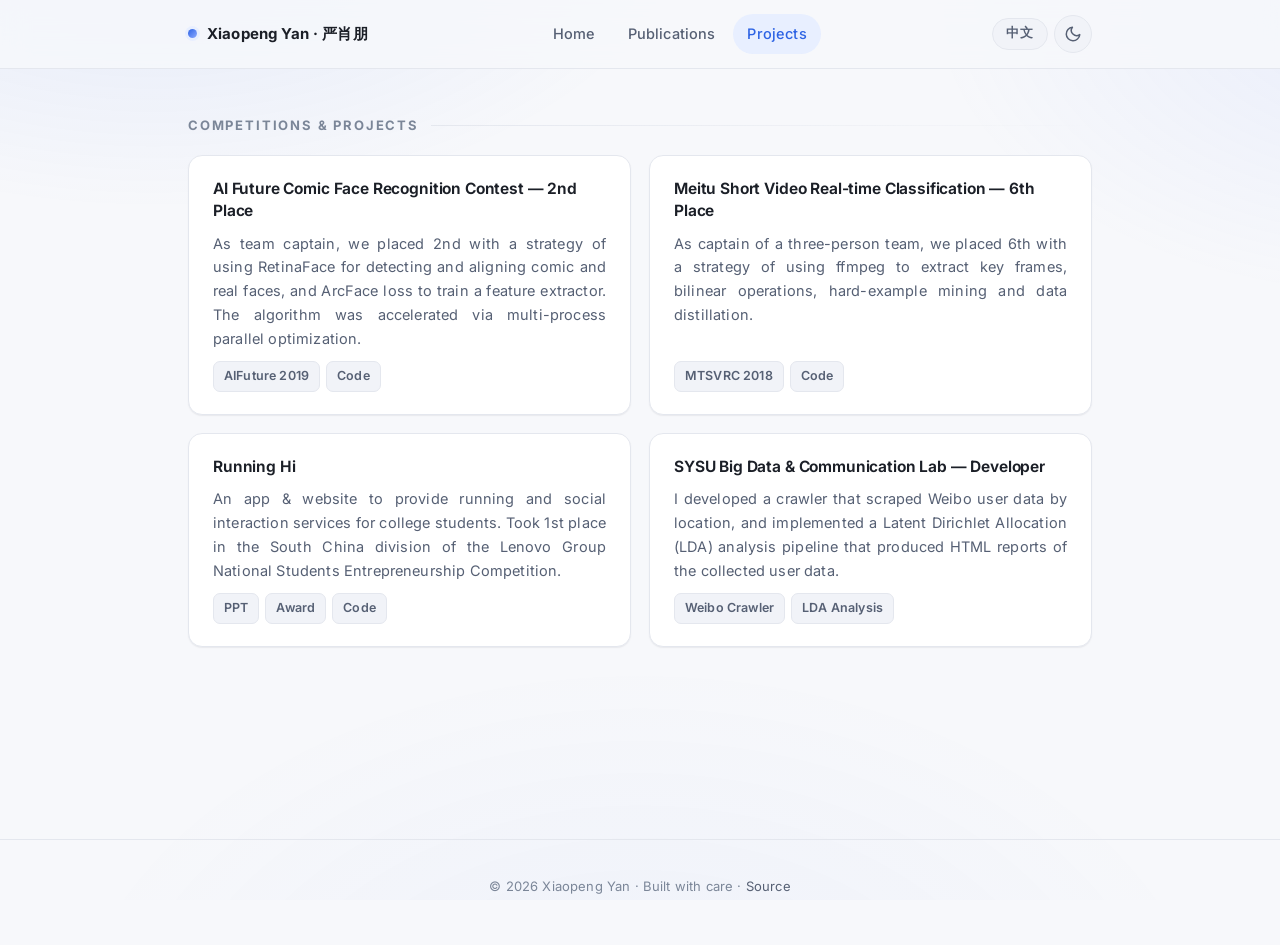
<file: Project.html>
<!DOCTYPE html>
<html lang="en">
<head>
    <meta charset="utf-8">
    <meta http-equiv="X-UA-Compatible" content="IE=edge">
    <meta name="viewport" content="width=device-width, initial-scale=1, shrink-to-fit=no">
    <title>Projects — Xiaopeng Yan (严肖朋)</title>
    <meta name="description" content="Competitions and side projects by Xiaopeng Yan.">
    <meta name="keywords" content="严肖朋, Xiaopeng Yan, yanxp, projects, competitions">
    <link rel="canonical" href="https://yanxp.github.io/Project.html">

    <meta property="og:type" content="website">
    <meta property="og:site_name" content="Xiaopeng Yan">
    <meta property="og:title" content="Projects — Xiaopeng Yan">
    <meta property="og:description" content="Competitions and side projects by Xiaopeng Yan.">
    <meta property="og:url" content="https://yanxp.github.io/Project.html">
    <meta property="og:image" content="https://yanxp.github.io/imgs/yanxp_pic_1.jpg">

    <meta name="twitter:card" content="summary">
    <meta name="twitter:title" content="Projects — Xiaopeng Yan">
    <meta name="twitter:description" content="Competitions and side projects by Xiaopeng Yan.">

    <link rel="icon" type="image/svg+xml" href="./favicon.svg">
    <link rel="apple-touch-icon" href="./apple-touch-icon.svg">
    <meta name="theme-color" content="#2d63e4" media="(prefers-color-scheme: light)">
    <meta name="theme-color" content="#0f1117" media="(prefers-color-scheme: dark)">

    <link rel="preconnect" href="https://fonts.googleapis.com">
    <link rel="preconnect" href="https://fonts.gstatic.com" crossorigin>
    <link rel="stylesheet" href="https://fonts.googleapis.com/css2?family=Inter:wght@400;500;600;700&family=Source+Serif+4:wght@400;500;600&display=swap">
    <link rel="stylesheet" href="./assets/css/style.css">
    <script src="./assets/js/main.js"></script>
</head>
<body>
    <a class="skip-link" href="#main"><span data-lang-en>Skip to content</span><span data-lang-zh>跳到正文</span></a>

    <nav class="nav" aria-label="Primary">
        <div class="nav-inner">
            <a class="nav-brand" href="./index.html">
                <span class="dot" aria-hidden="true"></span>
                <span>Xiaopeng Yan · 严肖朋</span>
            </a>
            <ul class="nav-links">
                <li><a href="./index.html"><span data-lang-en>Home</span><span data-lang-zh>首页</span></a></li>
                <li><a href="./Publication.html"><span data-lang-en>Publications</span><span data-lang-zh>论文</span></a></li>
                <li><a href="./Project.html" class="active"><span data-lang-en>Projects</span><span data-lang-zh>项目</span></a></li>
            </ul>
            <div class="nav-right">
                <button class="lang-toggle" type="button" aria-label="Switch language" title="Language">中文</button>
                <button class="theme-toggle" type="button" aria-label="Toggle color theme" aria-pressed="false" title="Toggle theme">
                    <svg class="icon-moon" viewBox="0 0 24 24" fill="none" stroke="currentColor" stroke-width="2" stroke-linecap="round" stroke-linejoin="round" aria-hidden="true"><path d="M21 12.79A9 9 0 1 1 11.21 3 7 7 0 0 0 21 12.79z"/></svg>
                    <svg class="icon-sun" viewBox="0 0 24 24" fill="none" stroke="currentColor" stroke-width="2" stroke-linecap="round" stroke-linejoin="round" aria-hidden="true"><circle cx="12" cy="12" r="4"/><path d="M12 2v2M12 20v2M4.93 4.93l1.41 1.41M17.66 17.66l1.41 1.41M2 12h2M20 12h2M4.93 19.07l1.41-1.41M17.66 6.34l1.41-1.41"/></svg>
                </button>
            </div>
        </div>
    </nav>

    <main id="main">
        <section class="section">
            <h2 class="section-title"><span data-lang-en>Competitions &amp; Projects</span><span data-lang-zh>竞赛与项目</span></h2>
            <div class="projects">
                <article class="project">
                    <h3 class="project-title">AI Future Comic Face Recognition Contest — 2nd Place</h3>
                    <p class="project-desc">
                        As team captain, we placed 2nd with a strategy of using RetinaFace for detecting and aligning
                        comic and real faces, and ArcFace loss to train a feature extractor. The algorithm was
                        accelerated via multi-process parallel optimization.
                    </p>
                    <div class="project-links">
                        <a href="https://ai.futurelab.tv/contest_detail/4l">AIFuture 2019</a>
                        <a href="https://github.com/yanxp/AIfuture">Code</a>
                    </div>
                </article>

                <article class="project">
                    <h3 class="project-title">Meitu Short Video Real-time Classification — 6th Place</h3>
                    <p class="project-desc">
                        As captain of a three-person team, we placed 6th with a strategy of using ffmpeg to
                        extract key frames, bilinear operations, hard-example mining and data distillation.
                    </p>
                    <div class="project-links">
                        <a href="https://challenge.ai.meitu.com/mtsvrc2018/introduction.html">MTSVRC 2018</a>
                        <a href="https://github.com/yanxp/VideoNet">Code</a>
                    </div>
                </article>

                <article class="project">
                    <h3 class="project-title">Running Hi</h3>
                    <p class="project-desc">
                        An app &amp; website to provide running and social interaction services for college
                        students. Took 1st place in the South China division of the Lenovo Group National Students
                        Entrepreneurship Competition.
                    </p>
                    <div class="project-links">
                        <a href="./files/plans.ppt">PPT</a>
                        <a href="./imgs/award.jpg">Award</a>
                        <a href="https://github.com/yanxp/runninghi">Code</a>
                    </div>
                </article>

                <article class="project">
                    <h3 class="project-title">SYSU Big Data &amp; Communication Lab — Developer</h3>
                    <p class="project-desc">
                        I developed a crawler that scraped Weibo user data by location, and implemented a
                        Latent Dirichlet Allocation (LDA) analysis pipeline that produced HTML reports of the
                        collected user data.
                    </p>
                    <div class="project-links">
                        <a href="https://github.com/yanxp/weibo">Weibo Crawler</a>
                        <a href="https://github.com/yanxp/bcd">LDA Analysis</a>
                    </div>
                </article>
            </div>
        </section>
    </main>

    <footer>
        © <span id="year">2024</span> Xiaopeng Yan · Built with care ·
        <a href="https://github.com/yanxp/yanxp.github.io">Source</a>
        <span class="visit-stats" id="busuanzi_container_site_uv" style="display:none">
            · <span data-lang-en>Unique visitors:</span><span data-lang-zh>独立访客：</span>
            <span id="busuanzi_value_site_uv"></span>
        </span>
        <span class="visit-stats" id="busuanzi_container_site_pv" style="display:none">
            · <span data-lang-en>Total views:</span><span data-lang-zh>总访问量：</span>
            <span id="busuanzi_value_site_pv"></span>
        </span>
    </footer>
    <script async src="https://busuanzi.ibruce.info/busuanzi/2.3/busuanzi.pure.mini.js"></script>
</body>
</html>
</file>
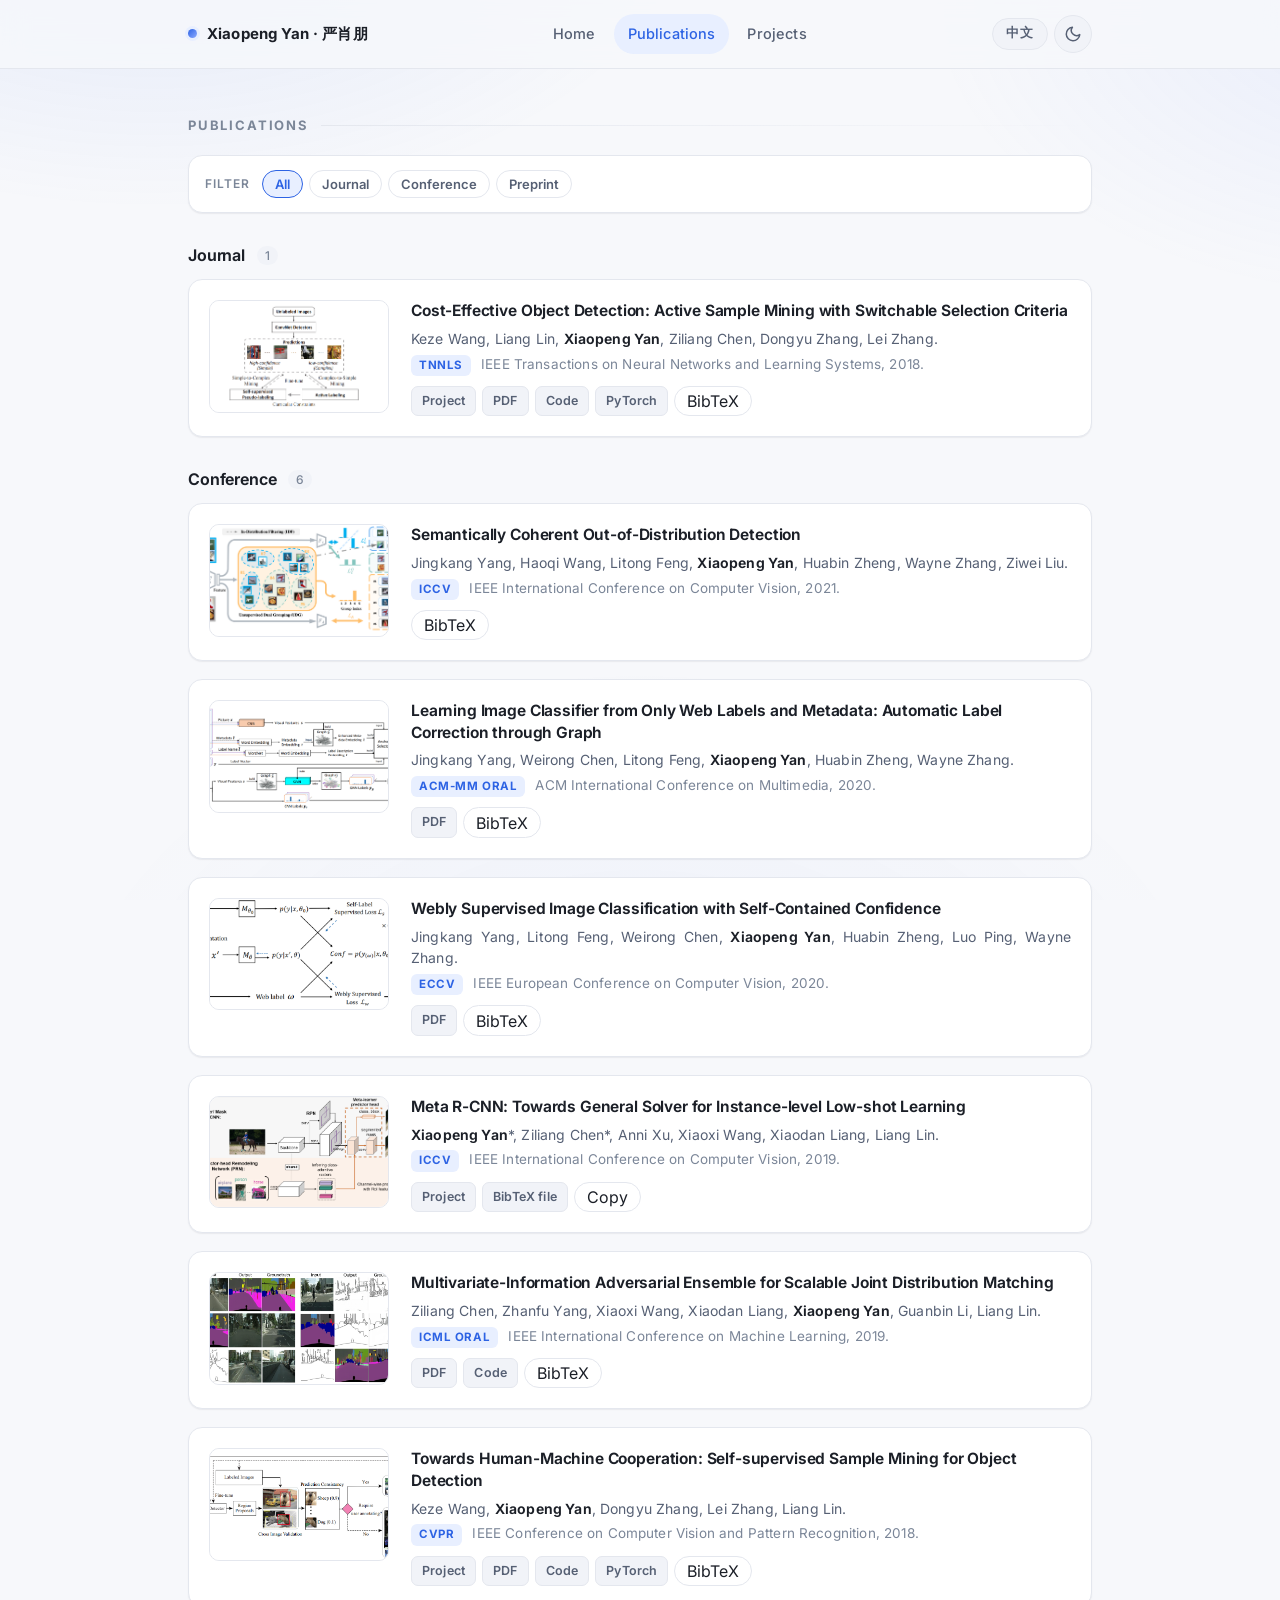
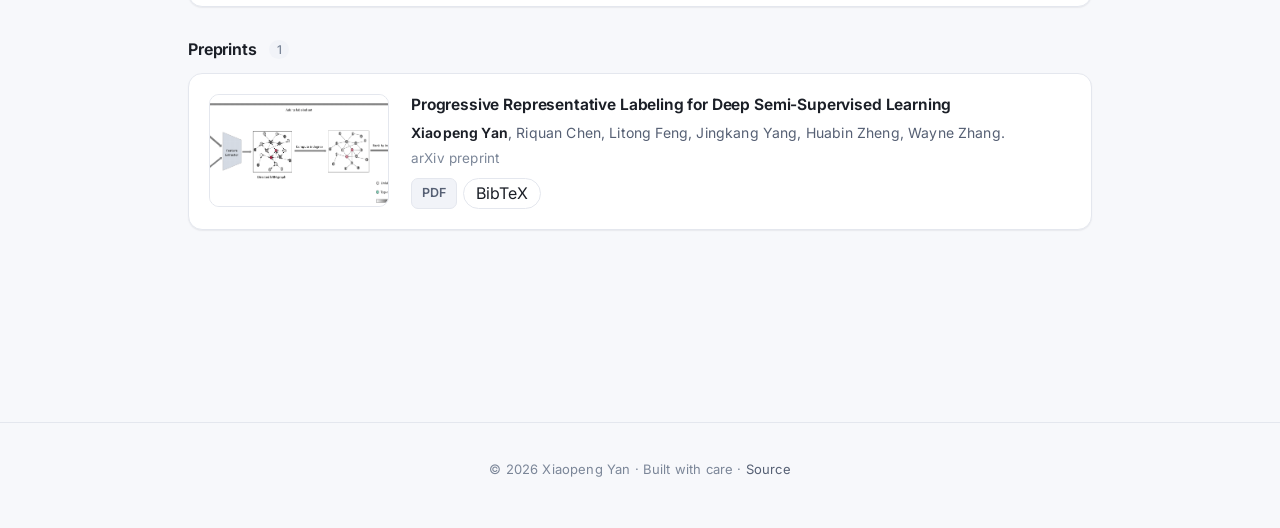
<file: Publication.html>
<!DOCTYPE html>
<html lang="en">
<head>
    <meta charset="utf-8">
    <meta http-equiv="X-UA-Compatible" content="IE=edge">
    <meta name="viewport" content="width=device-width, initial-scale=1, shrink-to-fit=no">

    <title>Publications — Xiaopeng Yan (严肖朋)</title>
    <meta name="description" content="Publications of Xiaopeng Yan — computer vision, low-shot learning, retrieval.">
    <meta name="keywords" content="严肖朋, Xiaopeng Yan, yanxp, publications, papers">
    <link rel="canonical" href="https://yanxp.github.io/Publication.html">

    <meta property="og:type" content="website">
    <meta property="og:site_name" content="Xiaopeng Yan">
    <meta property="og:title" content="Publications — Xiaopeng Yan">
    <meta property="og:description" content="Publications of Xiaopeng Yan — computer vision, low-shot learning, retrieval.">
    <meta property="og:url" content="https://yanxp.github.io/Publication.html">
    <meta property="og:image" content="https://yanxp.github.io/imgs/yanxp_pic_1.jpg">

    <meta name="twitter:card" content="summary">
    <meta name="twitter:title" content="Publications — Xiaopeng Yan">
    <meta name="twitter:description" content="Publications of Xiaopeng Yan.">

    <link rel="icon" type="image/svg+xml" href="./favicon.svg">
    <link rel="apple-touch-icon" href="./apple-touch-icon.svg">
    <meta name="theme-color" content="#2d63e4" media="(prefers-color-scheme: light)">
    <meta name="theme-color" content="#0f1117" media="(prefers-color-scheme: dark)">

    <link rel="preconnect" href="https://fonts.googleapis.com">
    <link rel="preconnect" href="https://fonts.gstatic.com" crossorigin>
    <link rel="stylesheet" href="https://fonts.googleapis.com/css2?family=Inter:wght@400;500;600;700&family=Source+Serif+4:wght@400;500;600&display=swap">
    <link rel="stylesheet" href="./assets/css/style.css">
    <script src="./assets/js/main.js"></script>
</head>
<body>
    <a class="skip-link" href="#main"><span data-lang-en>Skip to content</span><span data-lang-zh>跳到正文</span></a>

    <nav class="nav" aria-label="Primary">
        <div class="nav-inner">
            <a class="nav-brand" href="./index.html">
                <span class="dot" aria-hidden="true"></span>
                <span>Xiaopeng Yan · 严肖朋</span>
            </a>
            <ul class="nav-links">
                <li><a href="./index.html"><span data-lang-en>Home</span><span data-lang-zh>首页</span></a></li>
                <li><a href="./Publication.html" class="active"><span data-lang-en>Publications</span><span data-lang-zh>论文</span></a></li>
                <li><a href="./Project.html"><span data-lang-en>Projects</span><span data-lang-zh>项目</span></a></li>
            </ul>
            <div class="nav-right">
                <button class="lang-toggle" type="button" aria-label="Switch language" title="Language">中文</button>
                <button class="theme-toggle" type="button" aria-label="Toggle color theme" aria-pressed="false" title="Toggle theme">
                    <svg class="icon-moon" viewBox="0 0 24 24" fill="none" stroke="currentColor" stroke-width="2" stroke-linecap="round" stroke-linejoin="round" aria-hidden="true"><path d="M21 12.79A9 9 0 1 1 11.21 3 7 7 0 0 0 21 12.79z"/></svg>
                    <svg class="icon-sun" viewBox="0 0 24 24" fill="none" stroke="currentColor" stroke-width="2" stroke-linecap="round" stroke-linejoin="round" aria-hidden="true"><circle cx="12" cy="12" r="4"/><path d="M12 2v2M12 20v2M4.93 4.93l1.41 1.41M17.66 17.66l1.41 1.41M2 12h2M20 12h2M4.93 19.07l1.41-1.41M17.66 6.34l1.41-1.41"/></svg>
                </button>
            </div>
        </div>
    </nav>

    <main id="main">
        <section class="section">
            <h2 class="section-title">
                <span data-lang-en>Publications</span><span data-lang-zh>论文</span>
            </h2>

            <!-- Filter -->
            <div class="pub-filter" role="group" aria-label="Filter publications">
                <span class="pub-filter-label"><span data-lang-en>Filter</span><span data-lang-zh>筛选</span></span>
                <div class="pub-filter-group">
                    <button type="button" class="pub-filter-btn" data-pub-filter="all" aria-pressed="true"><span data-lang-en>All</span><span data-lang-zh>全部</span></button>
                    <button type="button" class="pub-filter-btn" data-pub-filter="journal" aria-pressed="false"><span data-lang-en>Journal</span><span data-lang-zh>期刊</span></button>
                    <button type="button" class="pub-filter-btn" data-pub-filter="conference" aria-pressed="false"><span data-lang-en>Conference</span><span data-lang-zh>会议</span></button>
                    <button type="button" class="pub-filter-btn" data-pub-filter="preprint" aria-pressed="false"><span data-lang-en>Preprint</span><span data-lang-zh>预印本</span></button>
                </div>
            </div>

            <h3 class="pub-subhead"><span data-lang-en>Journal</span><span data-lang-zh>期刊</span> <span class="count">1</span></h3>
            <ul class="pub-list">
                <li class="pub" data-type="journal">
                    <img class="pub-img" src="./imgs/asm.png" alt="ASM thumbnail" width="160" height="100" loading="lazy" decoding="async">
                    <div class="pub-body">
                        <h4 class="pub-title">Cost-Effective Object Detection: Active Sample Mining with Switchable Selection Criteria</h4>
                        <p class="pub-authors">Keze Wang, Liang Lin, <span class="me">Xiaopeng Yan</span>, Ziliang Chen, Dongyu Zhang, Lei Zhang.</p>
                        <p class="pub-venue"><span class="badge">TNNLS</span> IEEE Transactions on Neural Networks and Learning Systems, 2018.</p>
                        <div class="pub-links">
                            <a href="http://www.sysu-hcp.net/asm/">Project</a>
                            <a href="https://arxiv.org/pdf/1807.00147.pdf">PDF</a>
                            <a href="https://github.com/yanxp/ASM">Code</a>
                            <a href="https://github.com/yanxp/ASM-Pytorch">PyTorch</a>
                            <button type="button" class="bibtex-btn" data-bibtex="bib-asm">BibTeX</button>
                        </div>
                        <template id="bib-asm">@article{wang2018costeffective,
  title={Cost-Effective Object Detection: Active Sample Mining with Switchable Selection Criteria},
  author={Wang, Keze and Lin, Liang and Yan, Xiaopeng and Chen, Ziliang and Zhang, Dongyu and Zhang, Lei},
  journal={IEEE Transactions on Neural Networks and Learning Systems},
  year={2018}
}</template>
                    </div>
                </li>
            </ul>

            <h3 class="pub-subhead"><span data-lang-en>Conference</span><span data-lang-zh>会议</span> <span class="count">6</span></h3>
            <ul class="pub-list">
                <li class="pub" data-type="conference">
                    <img class="pub-img" src="./imgs/scood.png" alt="SC-OOD thumbnail" width="160" height="100" loading="lazy" decoding="async">
                    <div class="pub-body">
                        <h4 class="pub-title">Semantically Coherent Out-of-Distribution Detection</h4>
                        <p class="pub-authors">Jingkang Yang, Haoqi Wang, Litong Feng, <span class="me">Xiaopeng Yan</span>, Huabin Zheng, Wayne Zhang, Ziwei Liu.</p>
                        <p class="pub-venue"><span class="badge">ICCV</span> IEEE International Conference on Computer Vision, 2021.</p>
                        <div class="pub-links">
                            <button type="button" class="bibtex-btn" data-bibtex="bib-scood">BibTeX</button>
                        </div>
                        <template id="bib-scood">@inproceedings{yang2021scood,
  title={Semantically Coherent Out-of-Distribution Detection},
  author={Yang, Jingkang and Wang, Haoqi and Feng, Litong and Yan, Xiaopeng and Zheng, Huabin and Zhang, Wayne and Liu, Ziwei},
  booktitle={ICCV},
  year={2021}
}</template>
                    </div>
                </li>

                <li class="pub" data-type="conference">
                    <img class="pub-img" src="./imgs/acmmm.png" alt="ACM-MM thumbnail" width="160" height="100" loading="lazy" decoding="async">
                    <div class="pub-body">
                        <h4 class="pub-title">Learning Image Classifier from Only Web Labels and Metadata: Automatic Label Correction through Graph</h4>
                        <p class="pub-authors">Jingkang Yang, Weirong Chen, Litong Feng, <span class="me">Xiaopeng Yan</span>, Huabin Zheng, Wayne Zhang.</p>
                        <p class="pub-venue"><span class="badge">ACM-MM Oral</span> ACM International Conference on Multimedia, 2020.</p>
                        <div class="pub-links">
                            <a href="https://dl.acm.org/doi/pdf/10.1145/3394171.3413952">PDF</a>
                            <button type="button" class="bibtex-btn" data-bibtex="bib-acmmm">BibTeX</button>
                        </div>
                        <template id="bib-acmmm">@inproceedings{yang2020webly,
  title={Learning Image Classifier from Only Web Labels and Metadata: Automatic Label Correction through Graph},
  author={Yang, Jingkang and Chen, Weirong and Feng, Litong and Yan, Xiaopeng and Zheng, Huabin and Zhang, Wayne},
  booktitle={ACM MM},
  year={2020}
}</template>
                    </div>
                </li>

                <li class="pub" data-type="conference">
                    <img class="pub-img" src="./imgs/scc.png" alt="SCC thumbnail" width="160" height="100" loading="lazy" decoding="async">
                    <div class="pub-body">
                        <h4 class="pub-title">Webly Supervised Image Classification with Self-Contained Confidence</h4>
                        <p class="pub-authors">Jingkang Yang, Litong Feng, Weirong Chen, <span class="me">Xiaopeng Yan</span>, Huabin Zheng, Luo Ping, Wayne Zhang.</p>
                        <p class="pub-venue"><span class="badge">ECCV</span> IEEE European Conference on Computer Vision, 2020.</p>
                        <div class="pub-links">
                            <a href="https://arxiv.org/pdf/2008.11894.pdf">PDF</a>
                            <button type="button" class="bibtex-btn" data-bibtex="bib-scc">BibTeX</button>
                        </div>
                        <template id="bib-scc">@inproceedings{yang2020scc,
  title={Webly Supervised Image Classification with Self-Contained Confidence},
  author={Yang, Jingkang and Feng, Litong and Chen, Weirong and Yan, Xiaopeng and Zheng, Huabin and Ping, Luo and Zhang, Wayne},
  booktitle={ECCV},
  year={2020}
}</template>
                    </div>
                </li>

                <li class="pub" data-type="conference">
                    <img class="pub-img" src="./imgs/metarcnn.png" alt="Meta R-CNN thumbnail" width="160" height="100" loading="lazy" decoding="async">
                    <div class="pub-body">
                        <h4 class="pub-title">Meta R-CNN: Towards General Solver for Instance-level Low-shot Learning</h4>
                        <p class="pub-authors"><span class="me">Xiaopeng Yan</span>*, Ziliang Chen*, Anni Xu, Xiaoxi Wang, Xiaodan Liang, Liang Lin.</p>
                        <p class="pub-venue"><span class="badge">ICCV</span> IEEE International Conference on Computer Vision, 2019.</p>
                        <div class="pub-links">
                            <a href="./metarcnn.html">Project</a>
                            <a href="./resources/images/metarcnn.bib">BibTeX file</a>
                            <button type="button" class="bibtex-btn" data-bibtex="bib-metarcnn">Copy</button>
                        </div>
                        <template id="bib-metarcnn">@inproceedings{yan2019metarcnn,
  title={Meta R-CNN: Towards General Solver for Instance-level Low-shot Learning},
  author={Yan, Xiaopeng and Chen, Ziliang and Xu, Anni and Wang, Xiaoxi and Liang, Xiaodan and Lin, Liang},
  booktitle={ICCV},
  year={2019}
}</template>
                    </div>
                </li>

                <li class="pub" data-type="conference">
                    <img class="pub-img" src="./imgs/mali.png" alt="MMI-ALI thumbnail" width="160" height="100" loading="lazy" decoding="async">
                    <div class="pub-body">
                        <h4 class="pub-title">Multivariate-Information Adversarial Ensemble for Scalable Joint Distribution Matching</h4>
                        <p class="pub-authors">Ziliang Chen, Zhanfu Yang, Xiaoxi Wang, Xiaodan Liang, <span class="me">Xiaopeng Yan</span>, Guanbin Li, Liang Lin.</p>
                        <p class="pub-venue"><span class="badge">ICML Oral</span> IEEE International Conference on Machine Learning, 2019.</p>
                        <div class="pub-links">
                            <a href="./files/mmiali.pdf">PDF</a>
                            <a href="https://github.com/MintYiqingchen/MMI-ALI">Code</a>
                            <button type="button" class="bibtex-btn" data-bibtex="bib-mmiali">BibTeX</button>
                        </div>
                        <template id="bib-mmiali">@inproceedings{chen2019mmiali,
  title={Multivariate-Information Adversarial Ensemble for Scalable Joint Distribution Matching},
  author={Chen, Ziliang and Yang, Zhanfu and Wang, Xiaoxi and Liang, Xiaodan and Yan, Xiaopeng and Li, Guanbin and Lin, Liang},
  booktitle={ICML},
  year={2019}
}</template>
                    </div>
                </li>

                <li class="pub" data-type="conference">
                    <img class="pub-img" src="./imgs/cvpr.png" alt="SSM thumbnail" width="160" height="100" loading="lazy" decoding="async">
                    <div class="pub-body">
                        <h4 class="pub-title">Towards Human-Machine Cooperation: Self-supervised Sample Mining for Object Detection</h4>
                        <p class="pub-authors">Keze Wang, <span class="me">Xiaopeng Yan</span>, Dongyu Zhang, Lei Zhang, Liang Lin.</p>
                        <p class="pub-venue"><span class="badge">CVPR</span> IEEE Conference on Computer Vision and Pattern Recognition, 2018.</p>
                        <div class="pub-links">
                            <a href="http://www.sysu-hcp.net/ssm/">Project</a>
                            <a href="https://arxiv.org/pdf/1803.09867.pdf">PDF</a>
                            <a href="https://github.com/yanxp/SSM">Code</a>
                            <a href="https://github.com/yanxp/SSM-Pytorch">PyTorch</a>
                            <button type="button" class="bibtex-btn" data-bibtex="bib-ssm">BibTeX</button>
                        </div>
                        <template id="bib-ssm">@inproceedings{wang2018ssm,
  title={Towards Human-Machine Cooperation: Self-supervised Sample Mining for Object Detection},
  author={Wang, Keze and Yan, Xiaopeng and Zhang, Dongyu and Zhang, Lei and Lin, Liang},
  booktitle={CVPR},
  year={2018}
}</template>
                    </div>
                </li>
            </ul>

            <h3 class="pub-subhead"><span data-lang-en>Preprints</span><span data-lang-zh>预印本</span> <span class="count">1</span></h3>
            <ul class="pub-list">
                <li class="pub" data-type="preprint">
                    <img class="pub-img" src="./imgs/prl.png" alt="PRL thumbnail" width="160" height="100" loading="lazy" decoding="async">
                    <div class="pub-body">
                        <h4 class="pub-title">Progressive Representative Labeling for Deep Semi-Supervised Learning</h4>
                        <p class="pub-authors"><span class="me">Xiaopeng Yan</span>, Riquan Chen, Litong Feng, Jingkang Yang, Huabin Zheng, Wayne Zhang.</p>
                        <p class="pub-venue">arXiv preprint</p>
                        <div class="pub-links">
                            <a href="https://arxiv.org/pdf/2108.06070.pdf">PDF</a>
                            <button type="button" class="bibtex-btn" data-bibtex="bib-prl">BibTeX</button>
                        </div>
                        <template id="bib-prl">@article{yan2021prl,
  title={Progressive Representative Labeling for Deep Semi-Supervised Learning},
  author={Yan, Xiaopeng and Chen, Riquan and Feng, Litong and Yang, Jingkang and Zheng, Huabin and Zhang, Wayne},
  journal={arXiv preprint arXiv:2108.06070},
  year={2021}
}</template>
                    </div>
                </li>
            </ul>
        </section>
    </main>

    <footer>
        © <span id="year">2024</span> Xiaopeng Yan · Built with care ·
        <a href="https://github.com/yanxp/yanxp.github.io">Source</a>
        <span class="visit-stats" id="busuanzi_container_site_uv" style="display:none">
            · <span data-lang-en>Unique visitors:</span><span data-lang-zh>独立访客：</span>
            <span id="busuanzi_value_site_uv"></span>
        </span>
        <span class="visit-stats" id="busuanzi_container_site_pv" style="display:none">
            · <span data-lang-en>Total views:</span><span data-lang-zh>总访问量：</span>
            <span id="busuanzi_value_site_pv"></span>
        </span>
    </footer>
    <script async src="https://busuanzi.ibruce.info/busuanzi/2.3/busuanzi.pure.mini.js"></script>
</body>
</html>
</file>
<file: assets/css/style.css>
/* =========================================================
   Xiaopeng Yan — Personal Homepage
   Modern, minimal, responsive academic theme.
   ========================================================= */

:root {
    /* Palette — light */
    --bg: #f7f8fb;
    --bg-elev: #ffffff;
    --bg-soft: #f1f3f8;
    --fg: #1b1f27;
    --fg-muted: #566074;
    --fg-soft: #7b8698;
    --border: #e4e7ee;
    --border-strong: #cfd4e0;
    --accent: #2d63e4;
    --accent-soft: #e8efff;
    --accent-hover: #1d4ac2;
    --shadow-sm: 0 1px 2px rgba(20, 30, 60, 0.04), 0 1px 1px rgba(20, 30, 60, 0.03);
    --shadow-md: 0 4px 16px rgba(20, 30, 60, 0.06), 0 2px 4px rgba(20, 30, 60, 0.04);
    --shadow-lg: 0 14px 40px rgba(20, 30, 60, 0.08), 0 4px 10px rgba(20, 30, 60, 0.04);
    --radius: 14px;
    --radius-sm: 10px;
    --radius-lg: 22px;
    --font-sans: "Inter", -apple-system, BlinkMacSystemFont, "Segoe UI", "PingFang SC", "Hiragino Sans GB",
        "Microsoft YaHei", Roboto, "Helvetica Neue", Arial, sans-serif;
    --font-serif: "Source Serif 4", "Source Serif Pro", "IBM Plex Serif", Georgia, "Times New Roman", serif;
    --max-w: 960px;
    --transition: 220ms cubic-bezier(0.4, 0, 0.2, 1);
}

html[data-theme="dark"] {
    --bg: #0f1117;
    --bg-elev: #161923;
    --bg-soft: #1c2030;
    --fg: #e6e9f2;
    --fg-muted: #a2acc1;
    --fg-soft: #7a8397;
    --border: #262b3a;
    --border-strong: #343b50;
    --accent: #6c93ff;
    --accent-soft: #1d2743;
    --accent-hover: #8caaff;
    --shadow-sm: 0 1px 2px rgba(0, 0, 0, 0.4);
    --shadow-md: 0 4px 16px rgba(0, 0, 0, 0.45), 0 2px 4px rgba(0, 0, 0, 0.3);
    --shadow-lg: 0 18px 48px rgba(0, 0, 0, 0.55), 0 6px 14px rgba(0, 0, 0, 0.35);
}

* {
    box-sizing: border-box;
}

html,
body {
    padding: 0;
    margin: 0;
}

html {
    scroll-behavior: smooth;
    -webkit-text-size-adjust: 100%;
}

body {
    background: var(--bg);
    color: var(--fg);
    font-family: var(--font-sans);
    font-size: 16px;
    line-height: 1.65;
    letter-spacing: 0.01em;
    -webkit-font-smoothing: antialiased;
    -moz-osx-font-smoothing: grayscale;
    min-height: 100vh;
    overflow-x: hidden;
    transition: background var(--transition), color var(--transition);
}

/* Subtle background ornament */
body::before {
    content: "";
    position: fixed;
    inset: 0;
    z-index: -1;
    background:
        radial-gradient(900px 500px at 12% -10%, rgba(45, 99, 228, 0.10), transparent 60%),
        radial-gradient(800px 500px at 110% 0%, rgba(111, 146, 255, 0.10), transparent 60%),
        radial-gradient(1000px 700px at 50% 120%, rgba(45, 99, 228, 0.05), transparent 60%);
    pointer-events: none;
}

html[data-theme="dark"] body::before {
    background:
        radial-gradient(900px 500px at 12% -10%, rgba(108, 147, 255, 0.16), transparent 60%),
        radial-gradient(800px 500px at 110% 0%, rgba(108, 147, 255, 0.10), transparent 60%),
        radial-gradient(1000px 700px at 50% 120%, rgba(108, 147, 255, 0.08), transparent 60%);
}

a {
    color: var(--accent);
    text-decoration: none;
    transition: color var(--transition);
}

a:hover {
    color: var(--accent-hover);
    text-decoration: underline;
    text-underline-offset: 3px;
    text-decoration-thickness: 1.5px;
}

p {
    margin: 0 0 0.75em;
    text-align: justify;
    hyphens: auto;
}

h1, h2, h3, h4 {
    font-family: var(--font-sans);
    color: var(--fg);
    line-height: 1.25;
    margin: 0 0 0.5em;
    font-weight: 650;
    letter-spacing: -0.01em;
}

img {
    max-width: 100%;
    height: auto;
}

/* =============== Navbar =============== */
.nav {
    position: sticky;
    top: 0;
    z-index: 50;
    backdrop-filter: saturate(180%) blur(14px);
    -webkit-backdrop-filter: saturate(180%) blur(14px);
    background: color-mix(in srgb, var(--bg) 82%, transparent);
    border-bottom: 1px solid var(--border);
    transition: background var(--transition), border-color var(--transition);
}

.nav-inner {
    max-width: var(--max-w);
    margin: 0 auto;
    padding: 14px 28px;
    display: flex;
    align-items: center;
    justify-content: space-between;
    gap: 20px;
}

.nav-brand {
    font-weight: 700;
    font-size: 15px;
    color: var(--fg);
    letter-spacing: 0.01em;
    display: inline-flex;
    align-items: center;
    gap: 10px;
}

.nav-brand .dot {
    width: 9px;
    height: 9px;
    border-radius: 50%;
    background: linear-gradient(135deg, var(--accent), #8caaff);
    box-shadow: 0 0 0 3px var(--accent-soft);
}

.nav-brand:hover {
    color: var(--fg);
    text-decoration: none;
}

.nav-links {
    display: flex;
    align-items: center;
    gap: 4px;
    list-style: none;
    margin: 0;
    padding: 0;
}

.nav-links a {
    display: inline-block;
    color: var(--fg-muted);
    font-size: 14.5px;
    font-weight: 500;
    padding: 8px 14px;
    border-radius: 999px;
    transition: color var(--transition), background var(--transition);
}

.nav-links a:hover {
    color: var(--fg);
    background: var(--bg-soft);
    text-decoration: none;
}

.nav-links a.active {
    color: var(--accent);
    background: var(--accent-soft);
}

.nav-right {
    display: flex;
    align-items: center;
    gap: 6px;
}

.theme-toggle {
    cursor: pointer;
    width: 38px;
    height: 38px;
    display: inline-flex;
    align-items: center;
    justify-content: center;
    border-radius: 999px;
    background: var(--bg-soft);
    border: 1px solid var(--border);
    color: var(--fg-muted);
    transition: all var(--transition);
}

.theme-toggle:hover {
    color: var(--fg);
    background: var(--bg-elev);
    transform: translateY(-1px);
}

.theme-toggle svg {
    width: 18px;
    height: 18px;
}

.theme-toggle .icon-sun { display: none; }
.theme-toggle .icon-moon { display: block; }
html[data-theme="dark"] .theme-toggle .icon-sun { display: block; }
html[data-theme="dark"] .theme-toggle .icon-moon { display: none; }

/* =============== Layout =============== */
main {
    max-width: var(--max-w);
    margin: 0 auto;
    padding: 48px 28px 96px;
}

.section {
    margin-bottom: 56px;
}

.section-title {
    font-size: 13px;
    font-weight: 700;
    letter-spacing: 0.14em;
    text-transform: uppercase;
    color: var(--fg-soft);
    margin-bottom: 22px;
    display: flex;
    align-items: center;
    gap: 12px;
}

.section-title::after {
    content: "";
    flex: 1;
    height: 1px;
    background: linear-gradient(to right, var(--border), transparent);
}

/* =============== Hero =============== */
.hero {
    display: grid;
    grid-template-columns: 220px 1fr;
    gap: 42px;
    align-items: center;
    margin-bottom: 64px;
}

.hero-avatar {
    width: 220px;
    height: 220px;
    border-radius: 24px;
    object-fit: cover;
    box-shadow: var(--shadow-lg);
    border: 1px solid var(--border);
    transform: rotate(-1deg);
    transition: transform var(--transition), box-shadow var(--transition);
}

.hero-avatar:hover {
    transform: rotate(0deg) scale(1.02);
}

.hero-name {
    font-size: 36px;
    font-weight: 700;
    letter-spacing: -0.02em;
    line-height: 1.15;
    margin: 0 0 6px;
    background: linear-gradient(135deg, var(--fg) 0%, var(--accent) 180%);
    -webkit-background-clip: text;
    background-clip: text;
    -webkit-text-fill-color: transparent;
}

.hero-subtitle {
    color: var(--fg-muted);
    font-size: 17px;
    font-weight: 500;
    margin-bottom: 14px;
}

.hero-bio {
    color: var(--fg);
    font-size: 15.5px;
    line-height: 1.75;
    margin-bottom: 18px;
}

.hero-meta {
    color: var(--fg-muted);
    font-size: 14.5px;
    margin: 0 0 14px;
}

.hero-meta code {
    font-family: "SF Mono", Menlo, Consolas, monospace;
    background: var(--bg-soft);
    padding: 2px 8px;
    border-radius: 6px;
    font-size: 13.5px;
    color: var(--fg);
}

.hero-links {
    display: flex;
    flex-wrap: wrap;
    gap: 8px;
    margin-top: 6px;
}

.chip {
    display: inline-flex;
    align-items: center;
    gap: 7px;
    padding: 7px 14px;
    border-radius: 999px;
    font-size: 13.5px;
    font-weight: 500;
    color: var(--fg);
    background: var(--bg-elev);
    border: 1px solid var(--border);
    transition: all var(--transition);
    box-shadow: var(--shadow-sm);
}

.chip:hover {
    color: var(--accent);
    border-color: var(--accent);
    text-decoration: none;
    transform: translateY(-1px);
    box-shadow: var(--shadow-md);
}

.chip svg {
    width: 14px;
    height: 14px;
}

/* =============== News list =============== */
.news {
    list-style: none;
    margin: 0;
    padding: 0;
    border-left: 2px solid var(--border);
}

.news li {
    position: relative;
    padding: 10px 0 10px 24px;
    color: var(--fg);
    font-size: 15px;
    line-height: 1.7;
}

.news li::before {
    content: "";
    position: absolute;
    left: -7px;
    top: 20px;
    width: 12px;
    height: 12px;
    border-radius: 50%;
    background: var(--bg-elev);
    border: 2px solid var(--accent);
}

.news .date {
    display: inline-block;
    font-family: "SF Mono", Menlo, Consolas, monospace;
    font-size: 12.5px;
    font-weight: 600;
    color: var(--accent);
    background: var(--accent-soft);
    padding: 1px 8px;
    border-radius: 6px;
    margin-right: 10px;
    letter-spacing: 0.02em;
}

/* =============== Interests grid =============== */
.interests {
    display: grid;
    grid-template-columns: repeat(2, minmax(0, 1fr));
    gap: 18px;
}

.interest-card {
    background: var(--bg-elev);
    border: 1px solid var(--border);
    border-radius: var(--radius);
    padding: 22px 24px;
    box-shadow: var(--shadow-sm);
    transition: transform var(--transition), box-shadow var(--transition), border-color var(--transition);
}

.interest-card:hover {
    transform: translateY(-2px);
    box-shadow: var(--shadow-md);
    border-color: var(--border-strong);
}

.interest-card h3 {
    font-size: 15px;
    font-weight: 650;
    margin: 0 0 10px;
    color: var(--fg);
    display: flex;
    align-items: center;
    gap: 10px;
}

.interest-card h3 .tag {
    display: inline-block;
    width: 6px;
    height: 6px;
    border-radius: 50%;
    background: var(--accent);
}

.interest-card ul {
    margin: 0;
    padding: 0;
    list-style: none;
}

.interest-card li {
    font-size: 14.5px;
    color: var(--fg-muted);
    padding: 4px 0;
    padding-left: 16px;
    position: relative;
}

.interest-card li::before {
    content: "—";
    position: absolute;
    left: 0;
    color: var(--fg-soft);
}

/* =============== Awards =============== */
.awards {
    list-style: none;
    margin: 0;
    padding: 0;
    display: grid;
    grid-template-columns: repeat(2, minmax(0, 1fr));
    gap: 10px 28px;
}

.awards li {
    font-size: 14.5px;
    color: var(--fg);
    padding: 8px 0;
    padding-left: 24px;
    position: relative;
    border-bottom: 1px dashed var(--border);
}

.awards li::before {
    content: "★";
    position: absolute;
    left: 0;
    color: var(--accent);
    font-size: 13px;
    top: 9px;
}

.awards li .year {
    color: var(--fg-soft);
    font-family: "SF Mono", Menlo, Consolas, monospace;
    font-size: 12.5px;
    font-weight: 600;
    margin-right: 6px;
}

/* =============== Publications =============== */
.pub-subhead {
    font-size: 16px;
    font-weight: 650;
    color: var(--fg);
    margin: 32px 0 14px;
    display: flex;
    align-items: center;
    gap: 12px;
}

.pub-subhead:first-child {
    margin-top: 0;
}

.pub-subhead .count {
    font-size: 12px;
    color: var(--fg-soft);
    background: var(--bg-soft);
    padding: 2px 8px;
    border-radius: 999px;
    font-weight: 500;
}

.pub-list {
    list-style: none;
    margin: 0;
    padding: 0;
    display: flex;
    flex-direction: column;
    gap: 18px;
}

.pub {
    display: grid;
    grid-template-columns: 180px 1fr;
    gap: 22px;
    padding: 20px;
    background: var(--bg-elev);
    border: 1px solid var(--border);
    border-radius: var(--radius);
    box-shadow: var(--shadow-sm);
    transition: transform var(--transition), box-shadow var(--transition), border-color var(--transition);
}

.pub:hover {
    transform: translateY(-2px);
    box-shadow: var(--shadow-md);
    border-color: var(--border-strong);
}

.pub-img {
    width: 100%;
    aspect-ratio: 16 / 10;
    object-fit: cover;
    border-radius: var(--radius-sm);
    background: var(--bg-soft);
    border: 1px solid var(--border);
}

.pub-body {
    min-width: 0;
}

.pub-title {
    font-size: 15.5px;
    font-weight: 650;
    color: var(--fg);
    margin: 0 0 6px;
    line-height: 1.4;
}

.pub-authors {
    font-size: 14px;
    color: var(--fg-muted);
    margin: 0 0 4px;
    line-height: 1.55;
}

.pub-authors .me {
    color: var(--fg);
    font-weight: 650;
}

.pub-venue {
    font-size: 13.5px;
    color: var(--fg-soft);
    margin: 0 0 10px;
    line-height: 1.5;
}

.pub-venue .badge {
    display: inline-block;
    font-family: inherit;
    font-size: 11.5px;
    font-weight: 700;
    letter-spacing: 0.05em;
    padding: 2px 8px;
    border-radius: 6px;
    background: var(--accent-soft);
    color: var(--accent);
    margin-right: 6px;
    text-transform: uppercase;
}

.pub-links {
    display: flex;
    flex-wrap: wrap;
    gap: 6px;
    margin-top: 8px;
}

.pub-links a {
    display: inline-block;
    font-size: 12.5px;
    font-weight: 600;
    padding: 4px 10px;
    border-radius: 7px;
    background: var(--bg-soft);
    color: var(--fg-muted);
    border: 1px solid var(--border);
    transition: all var(--transition);
}

.pub-links a:hover {
    color: var(--accent);
    border-color: var(--accent);
    background: var(--accent-soft);
    text-decoration: none;
}

/* =============== Projects =============== */
.projects {
    display: grid;
    grid-template-columns: repeat(2, minmax(0, 1fr));
    gap: 18px;
}

.project {
    background: var(--bg-elev);
    border: 1px solid var(--border);
    border-radius: var(--radius);
    padding: 22px 24px;
    box-shadow: var(--shadow-sm);
    transition: transform var(--transition), box-shadow var(--transition), border-color var(--transition);
    display: flex;
    flex-direction: column;
    gap: 10px;
}

.project:hover {
    transform: translateY(-3px);
    box-shadow: var(--shadow-md);
    border-color: var(--border-strong);
}

.project-title {
    font-size: 15.5px;
    font-weight: 650;
    color: var(--fg);
    margin: 0;
    line-height: 1.4;
}

.project-desc {
    font-size: 14.5px;
    color: var(--fg-muted);
    line-height: 1.65;
    margin: 0;
    flex: 1;
}

.project-links {
    display: flex;
    flex-wrap: wrap;
    gap: 6px;
}

.project-links a {
    display: inline-block;
    font-size: 12.5px;
    font-weight: 600;
    padding: 4px 10px;
    border-radius: 7px;
    background: var(--bg-soft);
    color: var(--fg-muted);
    border: 1px solid var(--border);
    transition: all var(--transition);
}

.project-links a:hover {
    color: var(--accent);
    border-color: var(--accent);
    background: var(--accent-soft);
    text-decoration: none;
}

/* =============== Footer =============== */
footer {
    text-align: center;
    padding: 36px 28px 48px;
    color: var(--fg-soft);
    font-size: 13px;
    border-top: 1px solid var(--border);
    margin-top: 40px;
}

footer a {
    color: var(--fg-muted);
}

footer .visit-stats {
    color: var(--fg-soft);
    white-space: nowrap;
}

footer .visit-stats #busuanzi_value_site_uv,
footer .visit-stats #busuanzi_value_site_pv {
    font-variant-numeric: tabular-nums;
    color: var(--fg-muted);
}

/* =============== Responsive =============== */
@media (max-width: 760px) {
    main {
        padding: 32px 20px 80px;
    }

    .nav-inner {
        padding: 12px 20px;
    }

    .nav-links a {
        padding: 6px 10px;
        font-size: 13.5px;
    }

    .hero {
        grid-template-columns: 1fr;
        gap: 24px;
        text-align: left;
        margin-bottom: 44px;
    }

    .hero-avatar {
        width: 160px;
        height: 160px;
        border-radius: 20px;
        justify-self: start;
    }

    .hero-name {
        font-size: 28px;
    }

    .interests,
    .projects,
    .awards {
        grid-template-columns: 1fr;
    }

    .pub {
        grid-template-columns: 1fr;
        gap: 14px;
    }

    .pub-img {
        max-width: 240px;
    }
}

@media (max-width: 440px) {
    .nav-brand span:not(.dot) {
        display: none;
    }

    .nav-links {
        gap: 0;
    }
}

/* =============== Utilities =============== */
.sr-only {
    position: absolute;
    width: 1px;
    height: 1px;
    padding: 0;
    margin: -1px;
    overflow: hidden;
    clip: rect(0, 0, 0, 0);
    white-space: nowrap;
    border: 0;
}

/* =============== Skip link (a11y) =============== */
.skip-link {
    position: absolute;
    left: -9999px;
    top: 8px;
    z-index: 100;
    background: var(--accent);
    color: #fff;
    padding: 10px 16px;
    border-radius: 10px;
    font-weight: 600;
    text-decoration: none;
}

.skip-link:focus {
    left: 8px;
    outline: 2px solid #fff;
    outline-offset: 2px;
}

/* =============== Language toggle =============== */
.lang-toggle {
    cursor: pointer;
    height: 32px;
    min-width: 56px;
    padding: 0 12px;
    display: inline-flex;
    align-items: center;
    justify-content: center;
    gap: 4px;
    border-radius: 999px;
    background: var(--bg-soft);
    border: 1px solid var(--border);
    color: var(--fg-muted);
    font-family: var(--font-sans);
    font-size: 12.5px;
    font-weight: 600;
    letter-spacing: 0.04em;
    transition: all var(--transition);
}

.lang-toggle:hover {
    color: var(--fg);
    border-color: var(--border-strong);
}

html[data-lang="zh"] [data-lang-en],
html:not([data-lang="zh"]) [data-lang-zh] {
    display: none;
}

/* =============== 404 page =============== */
.not-found {
    text-align: center;
    padding: 80px 0 120px;
}

.not-found-code {
    font-size: clamp(80px, 18vw, 180px);
    font-weight: 800;
    line-height: 1;
    background: linear-gradient(135deg, var(--accent), #8caaff);
    -webkit-background-clip: text;
    background-clip: text;
    color: transparent;
    letter-spacing: -0.04em;
    margin-bottom: 8px;
}

.not-found-title {
    font-size: 28px;
    margin: 0 0 12px;
}

.not-found-text {
    color: var(--fg-muted);
    max-width: 540px;
    margin: 0 auto 28px;
    text-align: center;
}

.not-found-actions {
    display: inline-flex;
    flex-wrap: wrap;
    gap: 10px;
    justify-content: center;
}

/* =============== Publications filter =============== */
.pub-filter {
    display: flex;
    flex-wrap: wrap;
    gap: 8px;
    padding: 14px 16px;
    margin: 0 0 28px;
    background: var(--bg-elev);
    border: 1px solid var(--border);
    border-radius: var(--radius);
    box-shadow: var(--shadow-sm);
    align-items: center;
}

.pub-filter-group {
    display: inline-flex;
    flex-wrap: wrap;
    gap: 6px;
    align-items: center;
}

.pub-filter-label {
    font-size: 12px;
    font-weight: 600;
    letter-spacing: 0.08em;
    text-transform: uppercase;
    color: var(--fg-soft);
    margin-right: 4px;
}

.pub-filter-btn {
    display: inline-flex;
    align-items: center;
    padding: 5px 12px;
    font-size: 13px;
    font-weight: 600;
    font-family: var(--font-sans);
    color: var(--fg-muted);
    background: transparent;
    border: 1px solid var(--border);
    border-radius: 999px;
    cursor: pointer;
    transition: all var(--transition);
}

.pub-filter-btn:hover {
    color: var(--fg);
    border-color: var(--border-strong);
}

.pub-filter-btn[aria-pressed="true"] {
    color: var(--accent);
    border-color: var(--accent);
    background: var(--accent-soft);
}

.pub.is-hidden {
    display: none !important;
}

/* =============== BibTeX copy button =============== */
.pub-links .bibtex-btn {
    cursor: pointer;
    font-family: inherit;
    font-size: inherit;
    font-weight: inherit;
    color: inherit;
    background: transparent;
    border: 1px solid var(--border);
    border-radius: 999px;
    padding: 4px 12px;
    transition: all var(--transition);
}

.pub-links .bibtex-btn:hover {
    color: var(--accent);
    border-color: var(--accent);
    background: var(--accent-soft);
}

.pub-links .bibtex-btn.is-copied {
    color: #16a34a;
    border-color: #16a34a;
    background: rgba(34, 197, 94, 0.1);
}

html[data-theme="dark"] .pub-links .bibtex-btn.is-copied {
    color: #4ade80;
    border-color: #4ade80;
    background: rgba(74, 222, 128, 0.15);
}

/* =============== Scholar badge =============== */
.scholar-badge {
    display: inline-flex;
    align-items: center;
    gap: 5px;
    padding: 2px 9px;
    font-size: 11.5px;
    font-weight: 600;
    color: var(--accent);
    background: var(--accent-soft);
    border-radius: 999px;
    vertical-align: middle;
    margin-left: 6px;
    line-height: 1.4;
}
.scholar-badge[hidden] { display: none; }
.scholar-badge-label {
    text-transform: uppercase;
    letter-spacing: 0.06em;
    font-size: 10px;
    opacity: 0.75;
}
.scholar-badge-value {
    font-variant-numeric: tabular-nums;
}

/* =============== Accessibility: focus visible =============== */
:focus-visible {
    outline: 2px solid var(--accent);
    outline-offset: 2px;
    border-radius: 4px;
}

button:focus-visible,
a:focus-visible {
    outline-offset: 3px;
}

/* =============== Better contrast (tweaks) =============== */
html[data-theme="dark"] {
    --fg-soft: #8b94a8; /* was #7a8397 — bumped for WCAG AA */
}

/* =============== Print styles =============== */
@media print {
    :root {
        --bg: #ffffff;
        --bg-elev: #ffffff;
        --bg-soft: #ffffff;
        --fg: #000000;
        --fg-muted: #222222;
        --fg-soft: #444444;
        --border: #cccccc;
        --accent: #000000;
        --accent-soft: #f0f0f0;
        --accent-hover: #000000;
        --shadow-sm: none;
        --shadow-md: none;
        --shadow-lg: none;
    }

    body::before {
        display: none;
    }

    .nav,
    .theme-toggle,
    .lang-toggle,
    .skip-link,
    .pub-filter,
    footer a,
    footer .visit-stats {
        display: none !important;
    }

    main {
        padding: 0;
        max-width: 100%;
    }

    a {
        color: #000;
        text-decoration: underline;
    }

    a[href^="http"]::after {
        content: " (" attr(href) ")";
        font-size: 10px;
        color: #555;
    }

    .hero,
    .section,
    .pub,
    .project,
    .interest-card,
    .abstract,
    .fig {
        break-inside: avoid;
        page-break-inside: avoid;
        box-shadow: none !important;
        border: 1px solid #ddd !important;
    }

    .hero-avatar {
        width: 120px;
        height: 120px;
    }

    .pub-img {
        max-width: 120px;
    }

    .pub-links,
    .project-links {
        display: none;
    }

    footer {
        border-top: 1px solid #999;
    }
}

/* =============== Reduced motion =============== */
@media (prefers-reduced-motion: reduce) {
    *,
    *::before,
    *::after {
        animation-duration: 0.01ms !important;
        animation-iteration-count: 1 !important;
        transition-duration: 0.01ms !important;
        scroll-behavior: auto !important;
    }
}
</file>
<file: mouthpiece/css/style.css>
/* ======================================
   互联网嘴替测试 — 样式表
   ====================================== */

:root {
  --primary: #00b4d8;
  --primary-light: #90e0ef;
  --accent: #f72585;
  --accent-light: #ff85b3;
  --bg-dark: #03071e;
  --bg-card: #0d1b2a;
  --text: #e0e0f0;
  --text-muted: #6c7a8a;
  --gradient: linear-gradient(135deg, #00b4d8 0%, #7209b7 50%, #f72585 100%);
  --radius: 16px;
  --shadow: 0 8px 32px rgba(0, 180, 216, 0.15);
}

* { margin: 0; padding: 0; box-sizing: border-box; }

html {
  scroll-behavior: smooth;
  -webkit-font-smoothing: antialiased;
}

body {
  font-family: 'Noto Sans SC', -apple-system, BlinkMacSystemFont, sans-serif;
  background: var(--bg-dark);
  color: var(--text);
  min-height: 100vh;
  overflow-x: hidden;
}

/* ── Page System ── */
.page { display: none; min-height: 100vh; }
.page.active { display: block; }

/* ── Gradient Text ── */
.gradient-text {
  background: var(--gradient);
  -webkit-background-clip: text;
  -webkit-text-fill-color: transparent;
  background-clip: text;
}

/* ── Accent ── */
.accent { color: var(--accent); font-weight: 700; }

/* ======================================
   Landing Page
   ====================================== */
.floating-emojis {
  position: absolute;
  top: 0; left: 0; right: 0;
  height: 100vh;
  pointer-events: none;
  overflow: hidden;
  font-size: 2rem;
  opacity: 0.08;
  word-spacing: 3rem;
  line-height: 3;
  padding: 2rem;
}

.hero {
  position: relative;
  display: flex;
  flex-direction: column;
  align-items: center;
  text-align: center;
  padding: 5rem 1.5rem 2rem;
}

.badge {
  display: inline-block;
  padding: 0.4rem 1.2rem;
  background: rgba(0, 180, 216, 0.12);
  border: 1px solid rgba(0, 180, 216, 0.25);
  border-radius: 100px;
  font-size: 0.8rem;
  font-weight: 500;
  color: var(--primary-light);
  margin-bottom: 1.5rem;
}

h1 {
  font-size: 3rem;
  font-weight: 900;
  line-height: 1.2;
  margin-bottom: 1rem;
}

h1 .gradient-text {
  font-size: 3.6rem;
  letter-spacing: 0.02em;
}

.subtitle {
  font-size: 1rem;
  line-height: 1.8;
  color: var(--text-muted);
  max-width: 480px;
  margin-bottom: 2rem;
}

/* Stats */
.stats {
  display: flex;
  gap: 2rem;
  margin-bottom: 2rem;
}

.stat { display: flex; flex-direction: column; align-items: center; }

.stat-num {
  font-size: 2rem;
  font-weight: 900;
  background: var(--gradient);
  -webkit-background-clip: text;
  -webkit-text-fill-color: transparent;
}

.stat-label { font-size: 0.75rem; color: var(--text-muted); margin-top: 2px; }

/* Buttons */
.btn-primary {
  display: inline-flex;
  align-items: center;
  gap: 0.5rem;
  padding: 0.9rem 2.5rem;
  background: var(--gradient);
  color: #fff;
  border: none;
  border-radius: 100px;
  font-size: 1.1rem;
  font-weight: 700;
  cursor: pointer;
  box-shadow: 0 8px 32px rgba(0, 180, 216, 0.35);
  transition: transform 0.2s, box-shadow 0.2s;
}

.btn-primary:hover {
  transform: translateY(-2px);
  box-shadow: 0 12px 40px rgba(0, 180, 216, 0.45);
}

.note {
  display: block;
  margin-top: 0.8rem;
  font-size: 0.8rem;
  color: var(--text-muted);
}

/* Ticker */
.scroll-ticker {
  width: 100%;
  overflow: hidden;
  margin-top: 2.5rem;
}

.ticker-track {
  display: flex;
  gap: 0.8rem;
  animation: tickerScroll 30s linear infinite;
  width: max-content;
}

.ticker-track span {
  white-space: nowrap;
  padding: 0.5rem 1rem;
  background: var(--bg-card);
  border: 1px solid rgba(255,255,255,0.05);
  border-radius: 100px;
  font-size: 0.8rem;
  color: var(--text-muted);
}

@keyframes tickerScroll {
  0% { transform: translateX(0); }
  100% { transform: translateX(-50%); }
}

/* Types Section */
.types-section {
  padding: 0 1.5rem 2rem;
}

.types-section h2 {
  text-align: center;
  font-size: 1.8rem;
  font-weight: 900;
  margin-bottom: 0.5rem;
}

.section-sub {
  text-align: center;
  color: var(--text-muted);
  font-size: 0.9rem;
  margin-bottom: 2rem;
}

.types-grid {
  display: grid;
  grid-template-columns: repeat(auto-fill, minmax(140px, 1fr));
  gap: 0.8rem;
  max-width: 900px;
  margin: 0 auto;
}

.type-card-mini {
  display: flex;
  flex-direction: column;
  align-items: center;
  justify-content: center;
  padding: 1.2rem 0.5rem;
  background: var(--bg-card);
  border: 1px solid rgba(255,255,255,0.05);
  border-radius: var(--radius);
  cursor: pointer;
  transition: all 0.25s;
}

.type-card-mini:hover {
  border-color: rgba(0, 180, 216, 0.3);
  transform: translateY(-4px);
  box-shadow: var(--shadow);
}

.tc-emoji { font-size: 2rem; margin-bottom: 0.3rem; }
.tc-code { font-size: 0.85rem; font-weight: 800; }
.tc-name { font-size: 0.75rem; color: var(--text-muted); }

/* Type Modal */
.type-modal-overlay {
  position: fixed;
  inset: 0;
  background: rgba(3, 7, 30, 0.85);
  backdrop-filter: blur(8px);
  display: flex;
  align-items: center;
  justify-content: center;
  z-index: 1000;
  padding: 1rem;
}

.type-modal {
  background: var(--bg-card);
  border: 1px solid rgba(255,255,255,0.08);
  border-radius: 24px;
  padding: 2.5rem;
  max-width: 500px;
  width: 100%;
  text-align: center;
  position: relative;
}

.modal-close {
  position: absolute;
  top: 1rem;
  right: 1.2rem;
  background: none;
  border: none;
  color: var(--text-muted);
  font-size: 1.5rem;
  cursor: pointer;
}

.tm-emoji { font-size: 3.5rem; }
.tm-code { font-size: 1.5rem; font-weight: 900; margin: 0.5rem 0 0.3rem; }
.tm-name { font-size: 0.95rem; color: var(--text-muted); font-weight: 600; }
.tm-tagline { color: var(--accent); font-style: italic; margin: 0.8rem 0; font-size: 0.9rem; }
.tm-desc { font-size: 0.9rem; line-height: 1.8; color: var(--text); text-align: left; }

/* Footer */
footer {
  text-align: center;
  padding: 2rem 1rem;
  border-top: 1px solid rgba(255,255,255,0.05);
  margin-top: 2rem;
}

footer p { font-size: 0.75rem; color: var(--text-muted); line-height: 2; }

/* ======================================
   Quiz Page
   ====================================== */
#quiz { padding: 1.5rem; }

.quiz-header {
  display: flex;
  justify-content: space-between;
  align-items: center;
  margin-bottom: 0.8rem;
}

.btn-back {
  display: flex;
  align-items: center;
  justify-content: center;
  width: 40px;
  height: 40px;
  background: rgba(255,255,255,0.06);
  border: none;
  border-radius: 50%;
  color: var(--text);
  cursor: pointer;
}

.progress-text { font-size: 0.9rem; color: var(--text-muted); font-weight: 600; }

.progress-bar {
  width: 100%;
  height: 4px;
  background: rgba(255,255,255,0.06);
  border-radius: 2px;
  overflow: hidden;
  margin-bottom: 2rem;
}

.progress-fill {
  height: 100%;
  background: var(--gradient);
  border-radius: 2px;
  transition: width 0.3s ease;
}

.model-badge {
  display: inline-block;
  padding: 0.3rem 1rem;
  background: rgba(0, 180, 216, 0.1);
  border: 1px solid rgba(0, 180, 216, 0.2);
  border-radius: 100px;
  font-size: 0.85rem;
  color: var(--primary-light);
  margin-bottom: 1rem;
}

#questionText {
  font-size: 1.5rem;
  font-weight: 800;
  line-height: 1.5;
  margin-bottom: 2rem;
}

.options-list { display: flex; flex-direction: column; gap: 0.8rem; }

.option-btn {
  display: flex;
  align-items: center;
  padding: 1rem 1.2rem;
  background: rgba(255,255,255,0.03);
  border: 1px solid rgba(255,255,255,0.06);
  border-radius: var(--radius);
  color: var(--text);
  font-size: 1rem;
  cursor: pointer;
  transition: all 0.2s;
  text-align: left;
  width: 100%;
  font-family: inherit;
}

.option-btn:hover {
  background: rgba(0, 180, 216, 0.08);
  border-color: rgba(0, 180, 216, 0.2);
}

.option-btn.selected {
  background: rgba(0, 180, 216, 0.12);
  border-color: rgba(0, 180, 216, 0.4);
}

.opt-letter {
  display: flex;
  align-items: center;
  justify-content: center;
  width: 32px;
  height: 32px;
  background: rgba(0, 180, 216, 0.12);
  border-radius: 50%;
  font-size: 0.8rem;
  font-weight: 700;
  color: var(--primary-light);
  margin-right: 1rem;
  flex-shrink: 0;
}

/* Question Transition */
.question-area { transition: transform 0.28s ease, opacity 0.28s ease; }
.question-area.slide-out { transform: translateX(-120%); opacity: 0; }
.question-area.slide-in { animation: slideIn 0.3s ease forwards; }
@keyframes slideIn { from { transform: translateX(120%); opacity: 0; } to { transform: translateX(0); opacity: 1; } }

/* ======================================
   Loading Page
   ====================================== */
.loading-wrap {
  display: flex;
  flex-direction: column;
  align-items: center;
  justify-content: center;
  min-height: 100vh;
  text-align: center;
  padding: 2rem;
}

.loading-emoji {
  font-size: 4rem;
  animation: bounceEmoji 0.6s ease infinite alternate;
}

@keyframes bounceEmoji { from { transform: translateY(0); } to { transform: translateY(-20px); } }

.loading-spinner {
  width: 48px;
  height: 48px;
  border: 3px solid rgba(255,255,255,0.08);
  border-top-color: var(--primary);
  border-radius: 50%;
  animation: spin 0.8s linear infinite;
  margin: 1.5rem 0;
}

@keyframes spin { to { transform: rotate(360deg); } }

.loading-text { font-size: 1.2rem; font-weight: 700; }
.loading-sub { color: var(--text-muted); margin-top: 0.5rem; font-size: 0.9rem; }

/* ======================================
   Result Page
   ====================================== */
#result { padding: 1.5rem; padding-bottom: 3rem; }

.result-card {
  display: flex;
  flex-direction: column;
  align-items: center;
  text-align: center;
  padding: 2.5rem 1.5rem;
  background: linear-gradient(180deg, rgba(0,180,216,0.08) 0%, rgba(247,37,133,0.04) 100%);
  border: 1px solid rgba(0,180,216,0.15);
  border-radius: 24px;
  margin-bottom: 2rem;
}

.result-label { font-size: 0.85rem; color: var(--text-muted); margin-bottom: 1rem; }
.result-emoji { font-size: 5rem; margin-bottom: 0.5rem; }

.result-code {
  font-size: 2.5rem;
  font-weight: 900;
  background: var(--gradient);
  -webkit-background-clip: text;
  -webkit-text-fill-color: transparent;
  letter-spacing: 0.03em;
}

.result-name { font-size: 1.2rem; font-weight: 700; margin: 0.3rem 0; }
.result-tagline { color: var(--accent); font-style: italic; font-size: 0.95rem; margin-bottom: 1.2rem; }

.result-divider {
  width: 50px;
  height: 3px;
  background: var(--gradient);
  border-radius: 2px;
  margin-bottom: 1.2rem;
}

.result-desc { font-size: 0.95rem; line-height: 1.8; text-align: left; color: var(--text); }

.result-traits {
  display: flex;
  flex-wrap: wrap;
  gap: 0.5rem;
  justify-content: center;
  margin-top: 1.2rem;
}

.trait-tag {
  padding: 0.3rem 0.8rem;
  background: rgba(0, 180, 216, 0.1);
  border: 1px solid rgba(0, 180, 216, 0.2);
  border-radius: 100px;
  font-size: 0.8rem;
  color: var(--primary-light);
}

/* Dimension Analysis */
.dim-section h3 {
  text-align: center;
  font-size: 1.3rem;
  font-weight: 800;
  margin-bottom: 1.2rem;
}

.dim-grid { display: grid; grid-template-columns: 1fr 1fr; gap: 0.6rem; }

.dim-item {
  display: flex;
  align-items: center;
  gap: 0.5rem;
  padding: 0.6rem 0.8rem;
  background: rgba(255,255,255,0.02);
  border-radius: 12px;
}

.dim-label { font-size: 0.75rem; color: var(--text-muted); width: 72px; flex-shrink: 0; }

.dim-bar {
  flex: 1;
  height: 8px;
  background: rgba(255,255,255,0.05);
  border-radius: 4px;
  overflow: hidden;
}

.dim-fill {
  height: 100%;
  background: var(--gradient);
  border-radius: 4px;
  transition: width 0.6s ease;
}

.dim-level { font-size: 0.75rem; font-weight: 700; width: 20px; text-align: right; }
.dim-level.low { color: var(--primary); }
.dim-level.mid { color: var(--primary-light); }
.dim-level.high { color: var(--accent); }

/* Result Actions */
.result-actions {
  display: flex;
  flex-direction: column;
  gap: 0.8rem;
  margin-top: 2rem;
}

.btn-share {
  display: inline-flex;
  align-items: center;
  justify-content: center;
  gap: 0.5rem;
  padding: 0.9rem 1.5rem;
  background: var(--gradient);
  color: #fff;
  border: none;
  border-radius: var(--radius);
  font-size: 1rem;
  font-weight: 600;
  cursor: pointer;
  font-family: inherit;
}

.btn-secondary {
  display: inline-flex;
  align-items: center;
  justify-content: center;
  gap: 0.5rem;
  padding: 0.9rem 1.5rem;
  background: rgba(255,255,255,0.05);
  color: var(--text);
  border: none;
  border-radius: var(--radius);
  font-size: 1rem;
  font-weight: 600;
  cursor: pointer;
  font-family: inherit;
}

.btn-ghost {
  display: inline-flex;
  align-items: center;
  justify-content: center;
  gap: 0.5rem;
  padding: 0.9rem 1.5rem;
  background: transparent;
  color: var(--text-muted);
  border: none;
  border-radius: var(--radius);
  font-size: 1rem;
  cursor: pointer;
  font-family: inherit;
}

/* ======================================
   Responsive
   ====================================== */
@media (max-width: 640px) {
  h1 { font-size: 2.2rem; }
  h1 .gradient-text { font-size: 2.8rem; }
  .stats { gap: 1.2rem; }
  .stat-num { font-size: 1.5rem; }
  .types-grid { grid-template-columns: repeat(3, 1fr); gap: 0.6rem; }
  .type-card-mini { padding: 0.8rem 0.3rem; }
  .tc-emoji { font-size: 1.5rem; }
  .tc-code { font-size: 0.75rem; }
  .tc-name { font-size: 0.65rem; }
  #questionText { font-size: 1.2rem; }
  .dim-grid { grid-template-columns: 1fr; }
  .type-modal { padding: 1.5rem; }
}

/* Scrollbar */
::-webkit-scrollbar { width: 6px; }
::-webkit-scrollbar-track { background: transparent; }
::-webkit-scrollbar-thumb { background: rgba(255,255,255,0.1); border-radius: 3px; }
</file>
<file: sbti/css/style.css>
/* ========== RESET & BASE ========== */
*, *::before, *::after {
  margin: 0;
  padding: 0;
  box-sizing: border-box;
}

:root {
  --primary: #6c5ce7;
  --primary-light: #a29bfe;
  --primary-dark: #4834d4;
  --accent: #fd79a8;
  --accent-light: #fab1c4;
  --bg-dark: #0a0a1a;
  --bg-card: #14142b;
  --bg-card-hover: #1e1e3f;
  --text-primary: #ffffff;
  --text-secondary: #b8b8d4;
  --text-muted: #6c6c8a;
  --gradient-1: linear-gradient(135deg, #6c5ce7 0%, #a29bfe 50%, #fd79a8 100%);
  --gradient-2: linear-gradient(135deg, #0a0a1a 0%, #1e1e3f 100%);
  --gradient-3: linear-gradient(135deg, #fd79a8 0%, #f8a5c2 50%, #ffeaa7 100%);
  --shadow: 0 8px 32px rgba(108, 92, 231, 0.15);
  --shadow-lg: 0 16px 64px rgba(108, 92, 231, 0.25);
  --radius: 16px;
  --radius-sm: 10px;
  --radius-lg: 24px;
  --transition: 0.3s cubic-bezier(0.4, 0, 0.2, 1);
}

html {
  scroll-behavior: smooth;
}

body {
  font-family: 'Noto Sans SC', -apple-system, BlinkMacSystemFont, 'Segoe UI', sans-serif;
  background: var(--bg-dark);
  color: var(--text-primary);
  min-height: 100vh;
  overflow-x: hidden;
  -webkit-font-smoothing: antialiased;
}

/* ========== PAGE SYSTEM ========== */
.page {
  display: none;
  min-height: 100vh;
}
.page.active {
  display: block;
}

/* ========== LANDING PAGE ========== */
#landing {
  position: relative;
}

.landing-bg {
  position: fixed;
  inset: 0;
  pointer-events: none;
  z-index: 0;
}

.floating-emoji {
  position: absolute;
  left: var(--x);
  top: var(--y);
  font-size: 2.5rem;
  opacity: 0.12;
  animation: floatEmoji 8s ease-in-out infinite;
  animation-delay: var(--delay);
}

@keyframes floatEmoji {
  0%, 100% { transform: translateY(0) rotate(0deg); }
  25% { transform: translateY(-30px) rotate(10deg); }
  50% { transform: translateY(-15px) rotate(-5deg); }
  75% { transform: translateY(-25px) rotate(8deg); }
}

.landing-content {
  position: relative;
  z-index: 1;
  display: flex;
  flex-direction: column;
  align-items: center;
  text-align: center;
  padding: 80px 24px 40px;
  max-width: 800px;
  margin: 0 auto;
}

.badge {
  display: inline-flex;
  align-items: center;
  gap: 6px;
  padding: 8px 20px;
  background: rgba(108, 92, 231, 0.15);
  border: 1px solid rgba(108, 92, 231, 0.3);
  border-radius: 100px;
  font-size: 0.85rem;
  font-weight: 500;
  color: var(--primary-light);
  margin-bottom: 32px;
  animation: fadeInDown 0.6s ease-out;
}

.landing-title {
  font-size: clamp(2.5rem, 8vw, 5rem);
  font-weight: 900;
  line-height: 1.15;
  margin-bottom: 24px;
  animation: fadeInUp 0.8s ease-out;
}

.title-line {
  display: block;
}

.gradient-text {
  background: var(--gradient-1);
  -webkit-background-clip: text;
  -webkit-text-fill-color: transparent;
  background-clip: text;
  letter-spacing: 0.05em;
}

.landing-subtitle {
  font-size: 1.05rem;
  line-height: 1.8;
  color: var(--text-secondary);
  max-width: 540px;
  margin-bottom: 40px;
  animation: fadeInUp 1s ease-out;
}

.landing-subtitle strong {
  color: var(--accent);
}

.stats-row {
  display: flex;
  gap: 32px;
  margin-bottom: 40px;
  animation: fadeInUp 1.1s ease-out;
}

.stat-item {
  display: flex;
  flex-direction: column;
  align-items: center;
}

.stat-num {
  font-size: 2rem;
  font-weight: 900;
  background: var(--gradient-1);
  -webkit-background-clip: text;
  -webkit-text-fill-color: transparent;
  background-clip: text;
}

.stat-label {
  font-size: 0.8rem;
  color: var(--text-muted);
  margin-top: 4px;
}

.btn-start {
  display: inline-flex;
  align-items: center;
  gap: 10px;
  padding: 18px 48px;
  font-size: 1.15rem;
  font-weight: 700;
  color: #fff;
  background: var(--gradient-1);
  border: none;
  border-radius: 100px;
  cursor: pointer;
  transition: var(--transition);
  box-shadow: 0 8px 30px rgba(108, 92, 231, 0.4);
  animation: fadeInUp 1.2s ease-out, pulse 2s ease-in-out infinite 2s;
  font-family: inherit;
}

.btn-start:hover {
  transform: translateY(-3px) scale(1.03);
  box-shadow: 0 12px 40px rgba(108, 92, 231, 0.5);
}

.btn-start:active {
  transform: translateY(0) scale(0.98);
}

@keyframes pulse {
  0%, 100% { box-shadow: 0 8px 30px rgba(108, 92, 231, 0.4); }
  50% { box-shadow: 0 8px 50px rgba(108, 92, 231, 0.6); }
}

.landing-note {
  font-size: 0.85rem;
  color: var(--text-muted);
  margin-top: 16px;
  animation: fadeInUp 1.3s ease-out;
}

/* Type scroll ticker */
.type-scroll {
  width: 100vw;
  overflow: hidden;
  margin: 60px 0 40px;
  position: relative;
}

.type-scroll::before,
.type-scroll::after {
  content: '';
  position: absolute;
  top: 0;
  bottom: 0;
  width: 80px;
  z-index: 2;
  pointer-events: none;
}

.type-scroll::before {
  left: 0;
  background: linear-gradient(to right, var(--bg-dark), transparent);
}

.type-scroll::after {
  right: 0;
  background: linear-gradient(to left, var(--bg-dark), transparent);
}

.type-scroll-track {
  display: flex;
  gap: 16px;
  animation: scrollTicker 30s linear infinite;
  width: max-content;
}

.scroll-tag {
  flex-shrink: 0;
  padding: 10px 20px;
  background: var(--bg-card);
  border: 1px solid rgba(255,255,255,0.06);
  border-radius: 100px;
  font-size: 0.85rem;
  color: var(--text-secondary);
  white-space: nowrap;
}

@keyframes scrollTicker {
  0% { transform: translateX(0); }
  100% { transform: translateX(-50%); }
}

/* Types Preview Grid */
.types-preview {
  position: relative;
  z-index: 1;
  max-width: 1200px;
  margin: 0 auto;
  padding: 40px 24px 80px;
}

.section-title {
  text-align: center;
  font-size: 2rem;
  font-weight: 900;
  margin-bottom: 8px;
}

.section-sub {
  text-align: center;
  color: var(--text-muted);
  font-size: 0.95rem;
  margin-bottom: 40px;
}

.types-grid {
  display: grid;
  grid-template-columns: repeat(auto-fill, minmax(160px, 1fr));
  gap: 16px;
}

.type-card-mini {
  background: var(--bg-card);
  border: 1px solid rgba(255,255,255,0.06);
  border-radius: var(--radius);
  padding: 20px 16px;
  text-align: center;
  cursor: pointer;
  transition: var(--transition);
  position: relative;
  overflow: hidden;
}

.type-card-mini::before {
  content: '';
  position: absolute;
  inset: 0;
  background: var(--gradient-1);
  opacity: 0;
  transition: var(--transition);
}

.type-card-mini:hover {
  transform: translateY(-4px);
  border-color: rgba(108, 92, 231, 0.3);
  box-shadow: var(--shadow);
}

.type-card-mini:hover::before {
  opacity: 0.08;
}

.type-card-mini .tc-emoji {
  font-size: 2rem;
  margin-bottom: 8px;
  position: relative;
  z-index: 1;
}

.type-card-mini .tc-code {
  font-size: 0.9rem;
  font-weight: 700;
  color: var(--primary-light);
  margin-bottom: 4px;
  position: relative;
  z-index: 1;
}

.type-card-mini .tc-name {
  font-size: 0.8rem;
  color: var(--text-muted);
  position: relative;
  z-index: 1;
}

/* Landing Footer */
.landing-footer {
  position: relative;
  z-index: 1;
  text-align: center;
  padding: 40px 24px;
  border-top: 1px solid rgba(255,255,255,0.06);
  font-size: 0.8rem;
  color: var(--text-muted);
  line-height: 2;
}

/* ========== QUIZ PAGE ========== */
#quiz {
  background: var(--bg-dark);
  display: none;
}

#quiz.active {
  display: flex;
  justify-content: center;
  align-items: flex-start;
}

.quiz-container {
  width: 100%;
  max-width: 640px;
  padding: 24px;
  margin: 0 auto;
}

.quiz-header {
  display: flex;
  align-items: center;
  gap: 16px;
  margin-bottom: 16px;
}

.btn-back {
  display: flex;
  align-items: center;
  justify-content: center;
  width: 44px;
  height: 44px;
  border: 1px solid rgba(255,255,255,0.1);
  border-radius: 12px;
  background: transparent;
  color: var(--text-secondary);
  cursor: pointer;
  transition: var(--transition);
  font-family: inherit;
}

.btn-back:hover {
  background: rgba(255,255,255,0.05);
  color: var(--text-primary);
}

.progress-info {
  flex: 1;
  text-align: right;
  font-size: 0.9rem;
  font-weight: 500;
  color: var(--text-muted);
}

.progress-bar {
  width: 100%;
  height: 6px;
  background: rgba(255,255,255,0.06);
  border-radius: 100px;
  margin-bottom: 48px;
  overflow: hidden;
}

.progress-fill {
  height: 100%;
  width: 0%;
  background: var(--gradient-1);
  border-radius: 100px;
  transition: width 0.4s cubic-bezier(0.4, 0, 0.2, 1);
}

.question-area {
  animation: fadeInUp 0.5s ease-out;
}

.question-model {
  display: inline-flex;
  align-items: center;
  gap: 6px;
  padding: 6px 14px;
  background: rgba(108, 92, 231, 0.12);
  border-radius: 100px;
  font-size: 0.78rem;
  font-weight: 500;
  color: var(--primary-light);
  margin-bottom: 20px;
}

.question-text {
  font-size: 1.35rem;
  font-weight: 700;
  line-height: 1.6;
  margin-bottom: 32px;
  min-height: 80px;
}

.options-list {
  display: flex;
  flex-direction: column;
  gap: 12px;
}

.option-btn {
  display: flex;
  align-items: center;
  gap: 14px;
  width: 100%;
  padding: 18px 20px;
  background: var(--bg-card);
  border: 1.5px solid rgba(255,255,255,0.08);
  border-radius: var(--radius);
  color: var(--text-primary);
  font-size: 1rem;
  font-weight: 400;
  text-align: left;
  cursor: pointer;
  transition: var(--transition);
  font-family: inherit;
  line-height: 1.5;
}

.option-btn:hover {
  background: var(--bg-card-hover);
  border-color: rgba(108, 92, 231, 0.4);
  transform: translateX(4px);
}

.option-btn:active {
  transform: translateX(2px) scale(0.99);
}

.option-btn .opt-letter {
  display: flex;
  align-items: center;
  justify-content: center;
  width: 32px;
  height: 32px;
  border-radius: 10px;
  background: rgba(108, 92, 231, 0.15);
  color: var(--primary-light);
  font-weight: 700;
  font-size: 0.85rem;
  flex-shrink: 0;
}

.option-btn.selected {
  background: rgba(108, 92, 231, 0.15);
  border-color: var(--primary);
}

.option-btn.selected .opt-letter {
  background: var(--primary);
  color: #fff;
}

/* Question transition */
.question-area.slide-out {
  animation: slideOutLeft 0.3s ease-in forwards;
}

.question-area.slide-in {
  animation: slideInRight 0.3s ease-out forwards;
}

@keyframes slideOutLeft {
  to {
    opacity: 0;
    transform: translateX(-60px);
  }
}

@keyframes slideInRight {
  from {
    opacity: 0;
    transform: translateX(60px);
  }
  to {
    opacity: 1;
    transform: translateX(0);
  }
}

/* ========== LOADING PAGE ========== */
#loading {
  background: var(--bg-dark);
}

#loading.active {
  display: flex;
  align-items: center;
  justify-content: center;
}

.loading-container {
  text-align: center;
  padding: 24px;
}

.loading-spinner {
  position: relative;
  width: 120px;
  height: 120px;
  margin: 0 auto 32px;
}

.spinner-ring {
  position: absolute;
  inset: 0;
  border-radius: 50%;
  border: 3px solid rgba(108, 92, 231, 0.15);
  border-top-color: var(--primary);
  animation: spin 1s linear infinite;
}

.spinner-emoji {
  position: absolute;
  inset: 0;
  display: flex;
  align-items: center;
  justify-content: center;
  font-size: 3rem;
  animation: bounceEmoji 0.8s ease-in-out infinite alternate;
}

@keyframes spin {
  to { transform: rotate(360deg); }
}

@keyframes bounceEmoji {
  to { transform: scale(1.15); }
}

.loading-text {
  font-size: 1.3rem;
  font-weight: 700;
  margin-bottom: 12px;
}

.loading-sub {
  font-size: 0.9rem;
  color: var(--text-muted);
}

/* ========== RESULT PAGE ========== */
#result {
  background: var(--bg-dark);
}

#result.active {
  display: block;
}

.result-container {
  max-width: 640px;
  margin: 0 auto;
  padding: 40px 24px 80px;
}

.result-card {
  background: var(--bg-card);
  border: 1px solid rgba(255,255,255,0.08);
  border-radius: var(--radius-lg);
  padding: 40px 32px;
  text-align: center;
  position: relative;
  overflow: hidden;
  animation: fadeInUp 0.6s ease-out;
}

.result-card::before {
  content: '';
  position: absolute;
  top: 0;
  left: 0;
  right: 0;
  height: 4px;
  background: var(--gradient-1);
}

.result-badge {
  display: inline-block;
  padding: 6px 16px;
  background: rgba(108, 92, 231, 0.12);
  border-radius: 100px;
  font-size: 0.8rem;
  font-weight: 500;
  color: var(--primary-light);
  margin-bottom: 24px;
}

.result-emoji {
  font-size: 5rem;
  margin-bottom: 16px;
  animation: bounceIn 0.8s cubic-bezier(0.68, -0.55, 0.27, 1.55);
}

.result-code {
  font-size: 3rem;
  font-weight: 900;
  background: var(--gradient-1);
  -webkit-background-clip: text;
  -webkit-text-fill-color: transparent;
  background-clip: text;
  margin-bottom: 8px;
  letter-spacing: 0.05em;
}

.result-name {
  font-size: 1.4rem;
  font-weight: 700;
  margin-bottom: 12px;
  color: var(--text-primary);
}

.result-tagline {
  font-size: 1rem;
  color: var(--accent-light);
  font-style: italic;
  margin-bottom: 24px;
  line-height: 1.6;
}

.result-divider {
  width: 60px;
  height: 3px;
  background: var(--gradient-1);
  border-radius: 100px;
  margin: 0 auto 24px;
}

.result-desc {
  font-size: 0.95rem;
  line-height: 1.8;
  color: var(--text-secondary);
  text-align: left;
  margin-bottom: 24px;
}

.result-traits {
  display: flex;
  flex-wrap: wrap;
  gap: 8px;
  justify-content: center;
}

.trait-tag {
  padding: 6px 14px;
  background: rgba(253, 121, 168, 0.1);
  border: 1px solid rgba(253, 121, 168, 0.2);
  border-radius: 100px;
  font-size: 0.8rem;
  color: var(--accent-light);
}

@keyframes bounceIn {
  0% { transform: scale(0); opacity: 0; }
  50% { transform: scale(1.2); }
  100% { transform: scale(1); opacity: 1; }
}

/* Dimension Grid */
.dimension-section {
  margin-top: 32px;
  animation: fadeInUp 0.8s ease-out;
}

.dim-title {
  font-size: 1.2rem;
  font-weight: 700;
  margin-bottom: 20px;
  text-align: center;
}

.dimension-grid {
  display: grid;
  grid-template-columns: repeat(auto-fill, minmax(280px, 1fr));
  gap: 12px;
}

.dim-item {
  display: flex;
  align-items: center;
  gap: 12px;
  padding: 14px 16px;
  background: var(--bg-card);
  border: 1px solid rgba(255,255,255,0.06);
  border-radius: var(--radius-sm);
}

.dim-label {
  font-size: 0.82rem;
  color: var(--text-muted);
  min-width: 72px;
  flex-shrink: 0;
}

.dim-bar-wrap {
  flex: 1;
  height: 8px;
  background: rgba(255,255,255,0.06);
  border-radius: 100px;
  overflow: hidden;
}

.dim-bar-fill {
  height: 100%;
  border-radius: 100px;
  background: var(--gradient-1);
  transition: width 0.8s cubic-bezier(0.4, 0, 0.2, 1);
}

.dim-score {
  font-size: 0.8rem;
  font-weight: 700;
  color: var(--primary-light);
  min-width: 20px;
  text-align: right;
}

/* Result Actions */
.result-actions {
  display: flex;
  gap: 12px;
  margin-top: 32px;
  justify-content: center;
  flex-wrap: wrap;
  animation: fadeInUp 1s ease-out;
}

.result-actions button {
  display: inline-flex;
  align-items: center;
  gap: 8px;
  padding: 14px 24px;
  border-radius: 100px;
  font-size: 0.95rem;
  font-weight: 600;
  cursor: pointer;
  transition: var(--transition);
  border: none;
  font-family: inherit;
}

.btn-share {
  background: var(--gradient-1);
  color: #fff;
  box-shadow: 0 4px 20px rgba(108, 92, 231, 0.3);
}

.btn-share:hover {
  transform: translateY(-2px);
  box-shadow: 0 8px 30px rgba(108, 92, 231, 0.4);
}

.btn-retry {
  background: rgba(255,255,255,0.06);
  color: var(--text-primary);
  border: 1px solid rgba(255,255,255,0.1) !important;
}

.btn-retry:hover {
  background: rgba(255,255,255,0.1);
  transform: translateY(-2px);
}

.btn-home {
  background: rgba(255,255,255,0.06);
  color: var(--text-secondary);
  border: 1px solid rgba(255,255,255,0.08) !important;
}

.btn-home:hover {
  background: rgba(255,255,255,0.1);
  color: var(--text-primary);
  transform: translateY(-2px);
}

/* Toast */
.toast {
  position: fixed;
  bottom: 40px;
  left: 50%;
  transform: translateX(-50%) translateY(100px);
  padding: 14px 28px;
  background: var(--bg-card);
  border: 1px solid rgba(108, 92, 231, 0.3);
  border-radius: 100px;
  color: var(--text-primary);
  font-size: 0.9rem;
  font-weight: 500;
  box-shadow: var(--shadow-lg);
  transition: transform 0.4s cubic-bezier(0.4, 0, 0.2, 1);
  z-index: 1000;
  pointer-events: none;
}

.toast.show {
  transform: translateX(-50%) translateY(0);
}

/* ========== ANIMATIONS ========== */
@keyframes fadeInUp {
  from {
    opacity: 0;
    transform: translateY(24px);
  }
  to {
    opacity: 1;
    transform: translateY(0);
  }
}

@keyframes fadeInDown {
  from {
    opacity: 0;
    transform: translateY(-16px);
  }
  to {
    opacity: 1;
    transform: translateY(0);
  }
}

/* ========== RESPONSIVE ========== */
@media (max-width: 640px) {
  .landing-content {
    padding: 60px 20px 30px;
  }

  .landing-title {
    font-size: clamp(2rem, 10vw, 3.5rem);
  }

  .landing-subtitle {
    font-size: 0.95rem;
  }

  .stats-row {
    gap: 20px;
  }

  .stat-num {
    font-size: 1.5rem;
  }

  .btn-start {
    padding: 16px 40px;
    font-size: 1.05rem;
  }

  .types-grid {
    grid-template-columns: repeat(auto-fill, minmax(130px, 1fr));
    gap: 10px;
  }

  .question-text {
    font-size: 1.15rem;
  }

  .option-btn {
    padding: 16px 16px;
    font-size: 0.92rem;
  }

  .result-card {
    padding: 32px 20px;
  }

  .result-code {
    font-size: 2.5rem;
  }

  .result-emoji {
    font-size: 4rem;
  }

  .dimension-grid {
    grid-template-columns: 1fr;
  }

  .result-actions {
    flex-direction: column;
  }

  .result-actions button {
    justify-content: center;
  }
}

/* ========== SCROLLBAR ========== */
::-webkit-scrollbar {
  width: 6px;
}

::-webkit-scrollbar-track {
  background: transparent;
}

::-webkit-scrollbar-thumb {
  background: rgba(108, 92, 231, 0.3);
  border-radius: 100px;
}

::-webkit-scrollbar-thumb:hover {
  background: rgba(108, 92, 231, 0.5);
}

/* Type detail modal overlay */
.type-modal-overlay {
  position: fixed;
  inset: 0;
  background: rgba(0, 0, 0, 0.7);
  backdrop-filter: blur(8px);
  z-index: 100;
  display: flex;
  align-items: center;
  justify-content: center;
  padding: 24px;
  animation: fadeIn 0.2s ease-out;
}

.type-modal {
  background: var(--bg-card);
  border: 1px solid rgba(255,255,255,0.1);
  border-radius: var(--radius-lg);
  padding: 40px 32px;
  max-width: 480px;
  width: 100%;
  text-align: center;
  position: relative;
  animation: fadeInUp 0.3s ease-out;
  max-height: 80vh;
  overflow-y: auto;
}

.type-modal .modal-close {
  position: absolute;
  top: 16px;
  right: 16px;
  width: 36px;
  height: 36px;
  border: 1px solid rgba(255,255,255,0.1);
  border-radius: 10px;
  background: transparent;
  color: var(--text-muted);
  font-size: 1.2rem;
  cursor: pointer;
  display: flex;
  align-items: center;
  justify-content: center;
  transition: var(--transition);
}

.type-modal .modal-close:hover {
  background: rgba(255,255,255,0.05);
  color: var(--text-primary);
}

.type-modal .tm-emoji {
  font-size: 4rem;
  margin-bottom: 12px;
}

.type-modal .tm-code {
  font-size: 1.8rem;
  font-weight: 900;
  background: var(--gradient-1);
  -webkit-background-clip: text;
  -webkit-text-fill-color: transparent;
  background-clip: text;
  margin-bottom: 4px;
}

.type-modal .tm-name {
  font-size: 1.1rem;
  font-weight: 600;
  color: var(--text-secondary);
  margin-bottom: 8px;
}

.type-modal .tm-tagline {
  font-size: 0.9rem;
  color: var(--accent-light);
  font-style: italic;
  margin-bottom: 20px;
}

.type-modal .tm-desc {
  font-size: 0.9rem;
  line-height: 1.8;
  color: var(--text-secondary);
  text-align: left;
}

@keyframes fadeIn {
  from { opacity: 0; }
  to { opacity: 1; }
}
</file>
